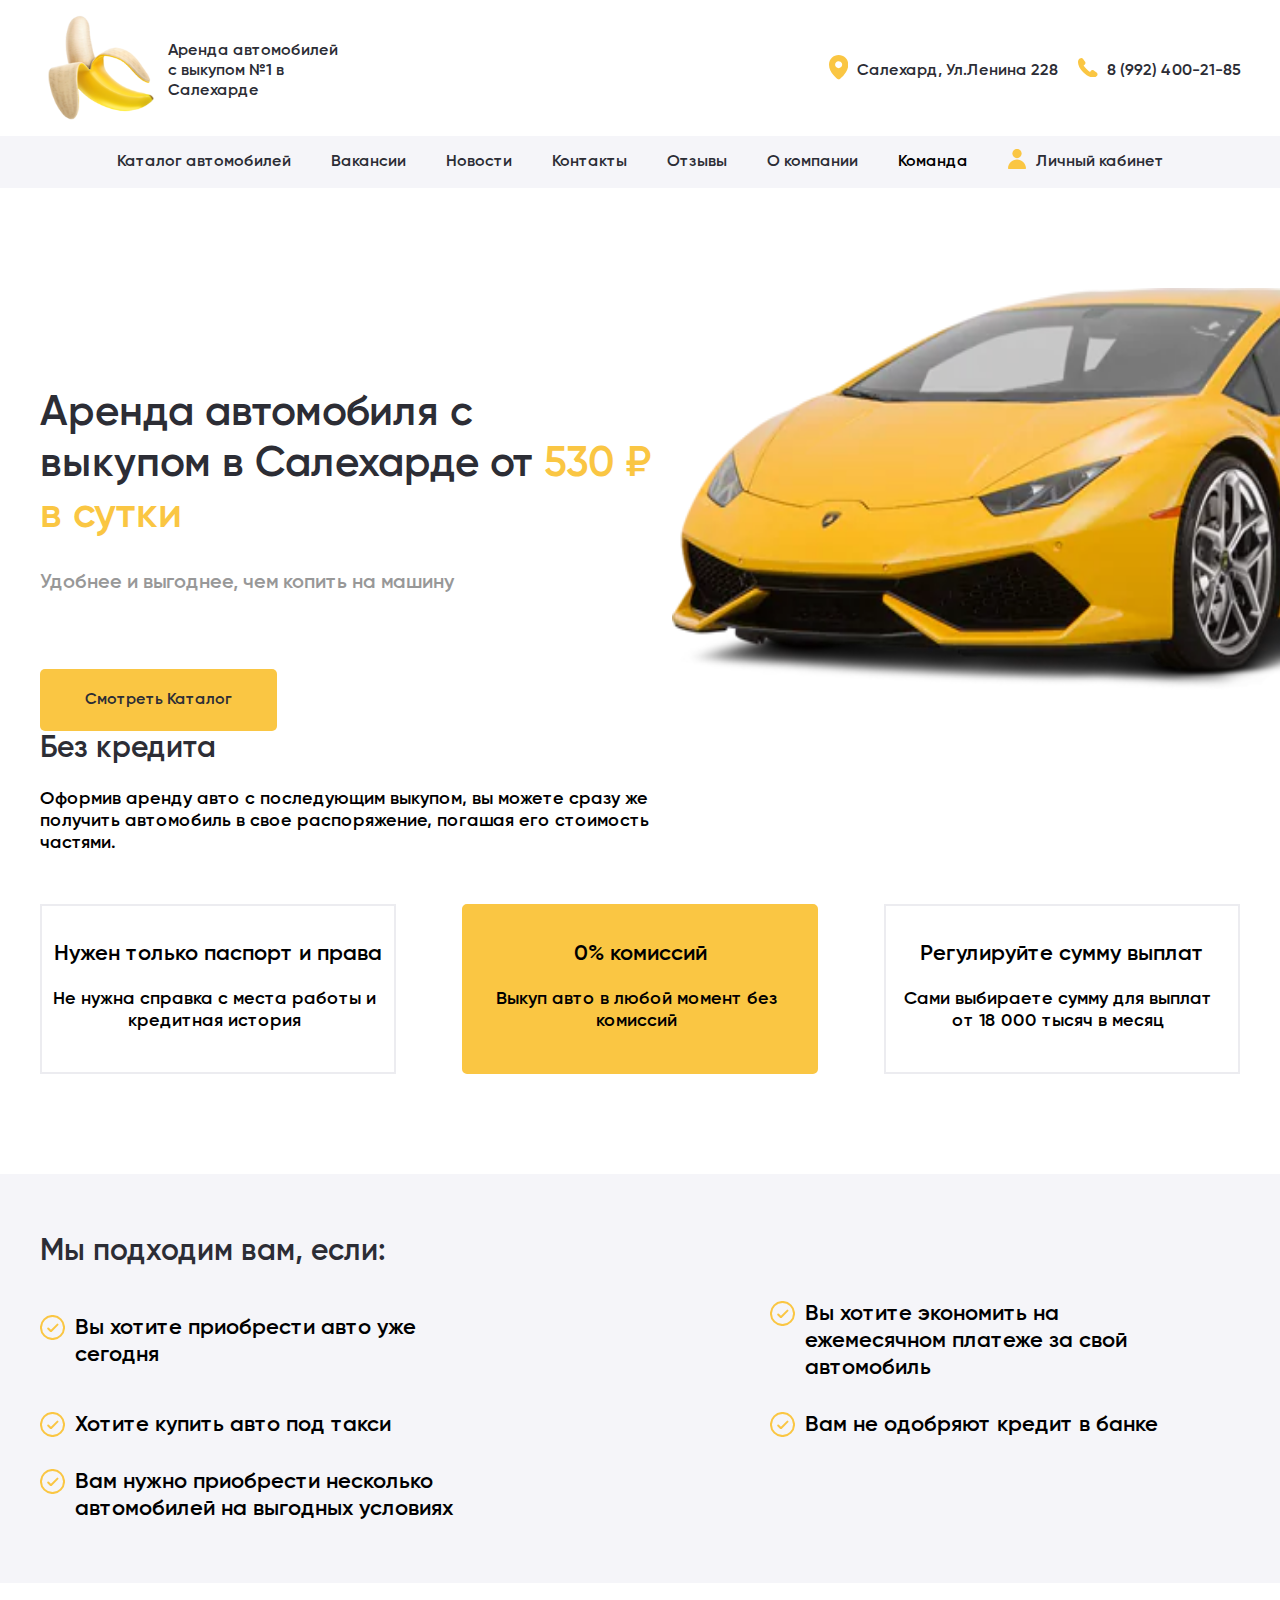
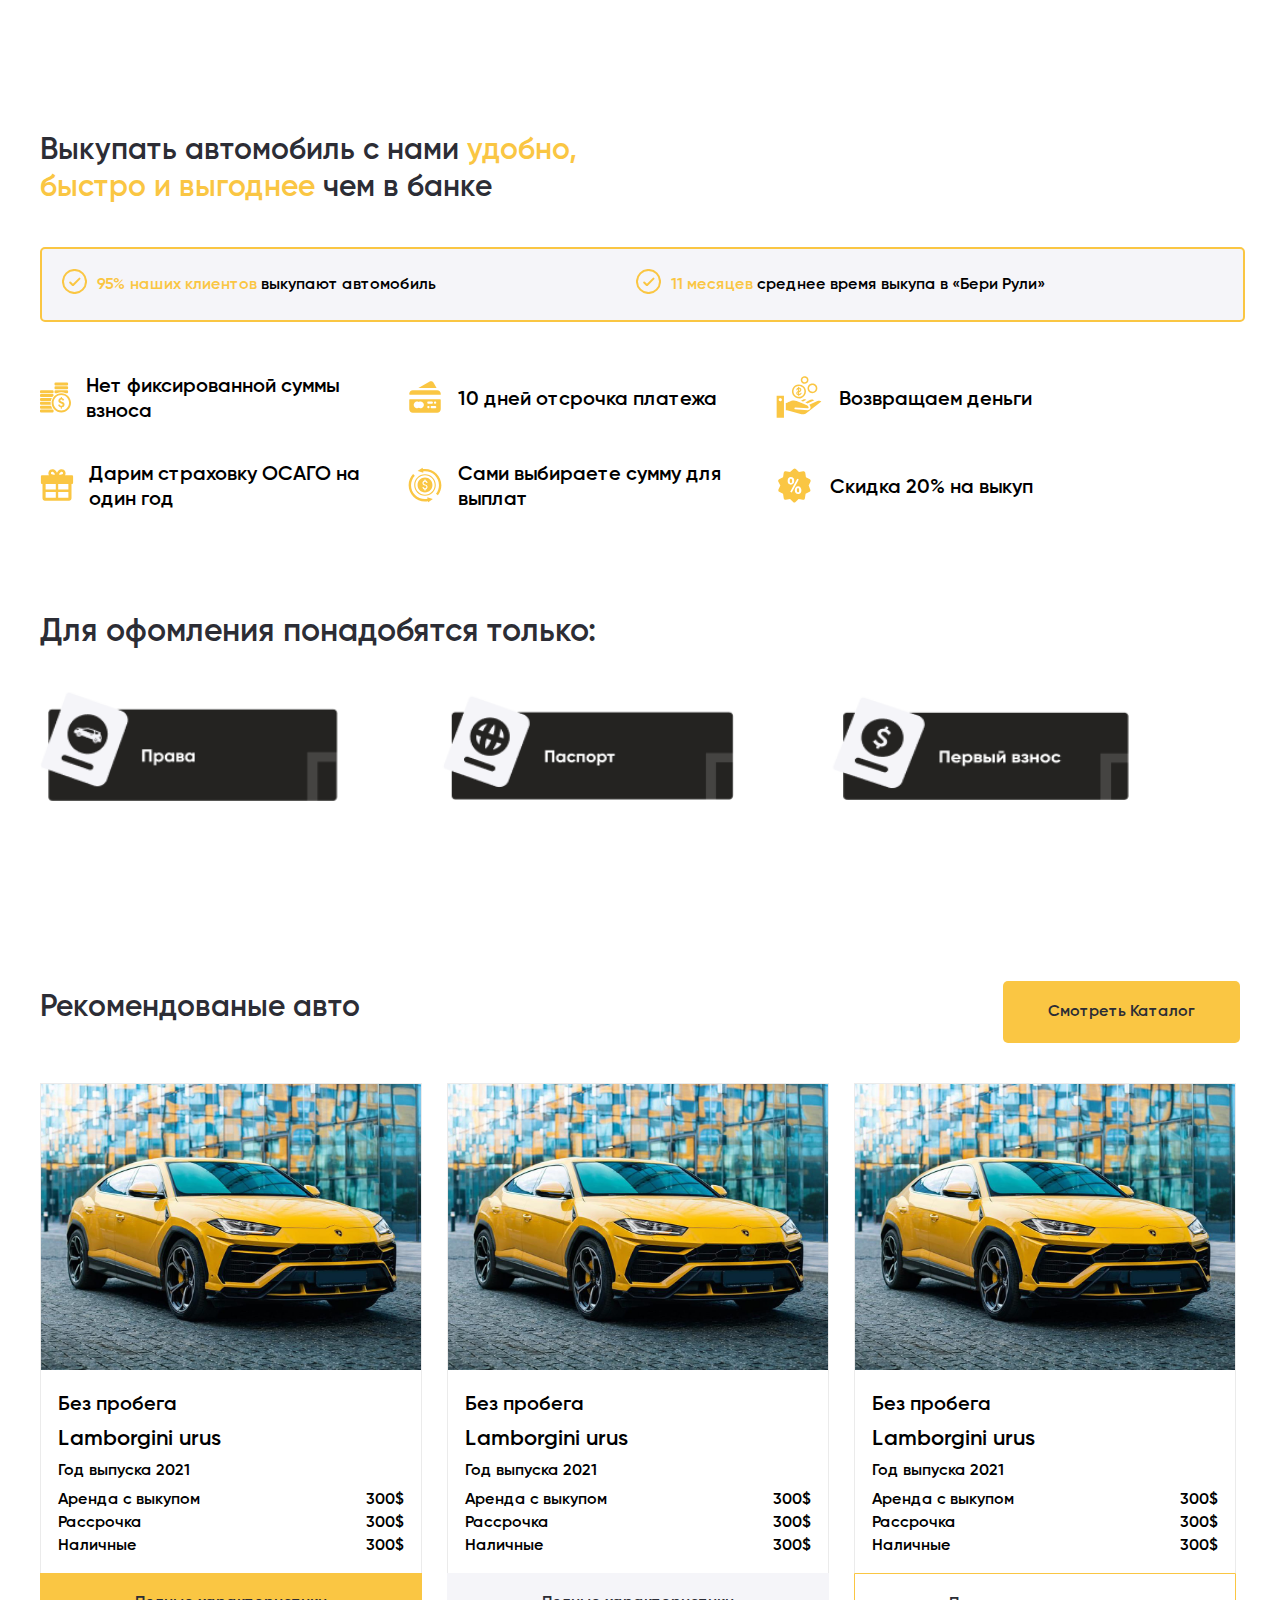
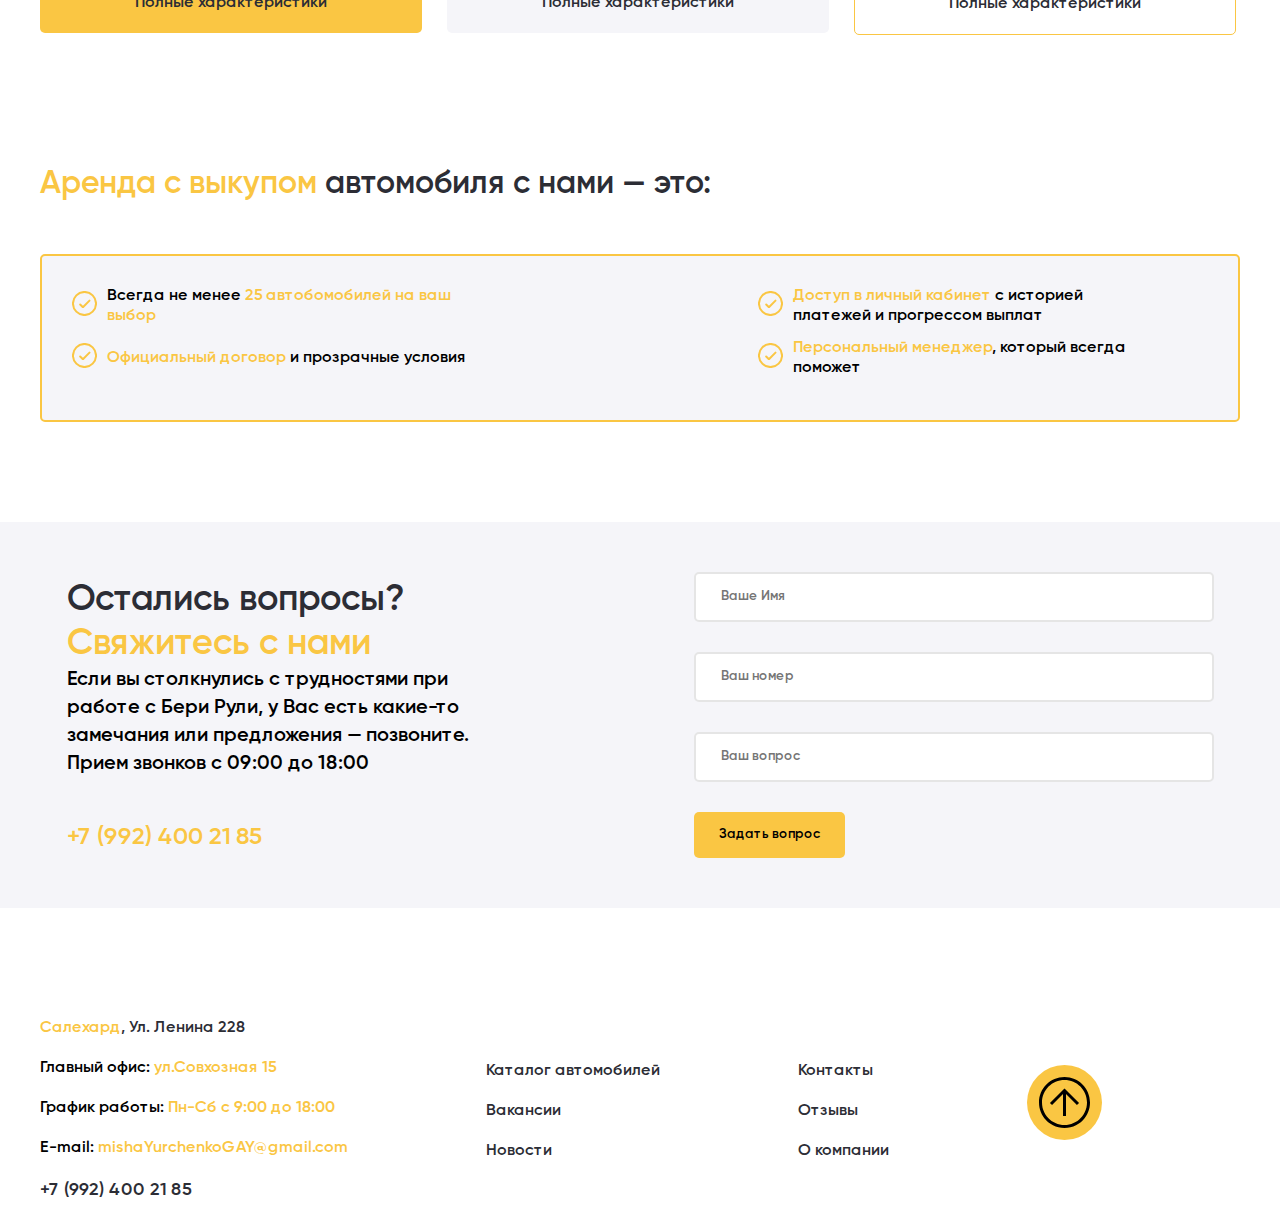
<file: index.html>
<!DOCTYPE html>
<html lang="ru">

<head>
    <meta charset="UTF-8">
    <meta name="viewport" content="width=device-width, initial-scale=1.0">
    <link rel="stylesheet" href="css/style.css">
    <link rel="shortcut icon" href="img/banana_1f34c.png" type="image/x-icon">
    <link rel="stylesheet" href="https://cdn.jsdelivr.net/npm/swiper@11/swiper-bundle.min.css" />
    <title>Проектик</title>

</head>

<body>
    <header id="header">
        <div class="container">
            <div class="header_wrapper">
                <div class="header_logo-img"><a href="index.html"><img src="img/banana_1f34c.png" alt="банан">
                        <div class="header_logo-text">Аренда автомобилей
                            с выкупом
                            №1 в Салехарде
                    </a>
                </div>
            </div>
            <div class="header_info-wrapper">
                <div class="header_address">
                    <div class="header_address-logo">
                        <a target="_blank"
                            href="https://yandex.ru/maps/58/salekhard/?ll=66.608997%2C66.531631&mode=poi&poi%5Bpoint%5D=66.601078%2C66.532670&poi%5Buri%5D=ymapsbm1%3A%2F%2Forg%3Foid%3D236696142479&z=15.85">
                            <svg width="19.267578" height="24.500000" viewBox="0 0 19.2676 24.5" fill="none"
                                xmlns="http://www.w3.org/2000/svg" xmlns:xlink="http://www.w3.org/1999/xlink">
                                <path id="Vector"
                                    d="M9.63379 0C7.07959 0.00305176 4.63086 1.01807 2.8252 2.82245C1.01904 4.62683 0.00292969 7.07324 0 9.625C0 17.8606 8.75781 24.0813 9.13086 24.3419C9.27832 24.4448 9.4541 24.5 9.63379 24.5C9.81396 24.5 9.98926 24.4448 10.1367 24.3419C10.5098 24.0813 19.2676 17.8606 19.2676 9.625C19.2646 7.07324 18.2485 4.62683 16.4429 2.82245C14.6367 1.01807 12.188 0.00305176 9.63379 0ZM9.63428 6.12531C10.3271 6.12531 11.0049 6.33057 11.5806 6.71515C12.1567 7.09973 12.606 7.64636 12.8711 8.28595C13.1362 8.92548 13.2056 9.62921 13.0703 10.3081C12.9351 10.9871 12.6016 11.6107 12.1118 12.1002C11.6216 12.5897 10.9976 12.923 10.3179 13.058C9.63818 13.1931 8.93408 13.1238 8.29395 12.8589C7.65381 12.594 7.10645 12.1454 6.72168 11.5698C6.33691 10.9943 6.13135 10.3176 6.13135 9.62531C6.13135 9.16571 6.22168 8.71057 6.39795 8.28589C6.57373 7.86127 6.83203 7.4754 7.15723 7.15039C7.48242 6.82538 7.86865 6.56763 8.29395 6.39172C8.71875 6.21582 9.17432 6.12531 9.63428 6.12531Z"
                                    fill="#FAC643" fill-opacity="1.000000" fill-rule="nonzero" />
                            </svg>
                        </a>
                    </div>
                    <div class="header_address-text"><a target="_blank"
                            href="https://yandex.ru/maps/58/salekhard/?ll=66.608997%2C66.531631&mode=poi&poi%5Bpoint%5D=66.601078%2C66.532670&poi%5Buri%5D=ymapsbm1%3A%2F%2Forg%3Foid%3D236696142479&z=15.85">
                            Салехард, Ул.Ленина 228</a></div>
                </div>
                <div class="header_number">
                    <div class="header_number-svg"><a href="tel:79924002185">
                            <svg width="19.540039" height="19.519775" viewBox="0 0 19.54 19.5198" fill="#FAC643"
                                xmlns="http://www.w3.org/2000/svg" xmlns:xlink="http://www.w3.org/1999/xlink">
                                <path id="Vector"
                                    d="M18.5928 14.4313L15.7559 12.4508C15.3848 12.1927 14.9512 12.0563 14.5017 12.0563C13.7864 12.0563 13.1152 12.4066 12.7063 12.9927L12.0479 13.9357C10.9441 13.1962 9.71216 12.1635 8.53857 10.9909C7.36475 9.81812 6.33105 8.58765 5.59131 7.48492L6.53442 6.82715C7.52466 6.13824 7.76831 4.77148 7.0769 3.77985L5.09497 0.945923C4.68042 0.353516 4.01172 0 3.30591 0C3.06152 0 2.82178 0.0429688 2.59302 0.127319C2.33398 0.223267 2.09253 0.340515 1.85571 0.489014L1.46387 0.764526C1.36597 0.84082 1.2749 0.92395 1.18774 1.01111C0.709717 1.48853 0.370361 2.09265 0.179443 2.80701C-0.637207 5.86542 1.38574 10.4895 5.21313 14.3134C8.42725 17.5245 12.2886 19.5196 15.29 19.5198C15.2903 19.5198 15.2905 19.5198 15.2908 19.5198C15.8044 19.5198 16.2886 19.46 16.7302 19.3425C17.4453 19.1515 18.0498 18.8125 18.5271 18.3354C18.6145 18.2485 18.698 18.1573 18.7869 18.0422L19.0632 17.6483C19.1985 17.4316 19.3159 17.1902 19.4121 16.9309C19.7461 16.0294 19.4094 15.0015 18.5928 14.4313Z"
                                    fill="#FAC643" fill-opacity="1.000000" fill-rule="nonzero" />
                            </svg>
                        </a>
                    </div>
                    <div class="header_number-tel">
                        <a href="tel:79924002185">8 (992) 400-21-85</a>
                    </div>
                </div>
            </div>
           <div class="header__hamburger header__hamburger_open"> <!-- элемент для открытия мобильной навигации -->
                <?xml version="1.0" encoding="utf-8"?><!-- Uploaded to: SVG Repo, www.svgrepo.com, Generator: SVG Repo Mixer Tools -->
                <svg class="hamburger hamburger--slider-r" width="800px" height="800px" viewBox="0 0 24 24" fill="none"
                    xmlns="http://www.w3.org/2000/svg">
                    <path fill-rule="evenodd" clip-rule="evenodd"
                        d="M4 5C3.44772 5 3 5.44772 3 6C3 6.55228 3.44772 7 4 7H20C20.5523 7 21 6.55228 21 6C21 5.44772 20.5523 5 20 5H4ZM7 12C7 11.4477 7.44772 11 8 11H20C20.5523 11 21 11.4477 21 12C21 12.5523 20.5523 13 20 13H8C7.44772 13 7 12.5523 7 12ZM13 18C13 17.4477 13.4477 17 14 17H20C20.5523 17 21 17.4477 21 18C21 18.5523 20.5523 19 20 19H14C13.4477 19 13 18.5523 13 18Z"
                        fill="#FAC643" />
                </svg>
                <span class="hamburger-box"><span class="hamburger-inner"></span></span></button>
            </div>
        </div>

        </div>

        <div class="burger">
            <span></span>
        </div>
        <nav class="header_nav">
            <ul class="menu">
                <li><a href="">Каталог автомобилей</a></li>
                <li><a href="">Вакансии</a></li>
                <li><a href="">Новости</a></li>
                <li><a href="">Контакты</a></li>
                <li><a href="">Отзывы</a></li>
                <li><a href="">О компании</a></li>
                <li><a href=""></a>Команда</li>
                <div class="menu_logo">
                    <div class="menu_logo-img">
                        <a href=""><svg width="18" height="22" viewBox="0 0 18 22" fill="none"
                                xmlns="http://www.w3.org/2000/svg">
                                <path
                                    d="M8.98449 11.4627C4.21094 11.4717 0.262037 15.251 0.0235561 20.0272C0.0172081 20.1627 0.0385071 20.2981 0.0861568 20.4252C0.133807 20.5522 0.20681 20.6682 0.300725 20.7662C0.394639 20.8641 0.5075 20.9419 0.632438 20.9948C0.757375 21.0477 0.891777 21.0747 1.02746 21.074H16.9806C17.1156 21.0736 17.2492 21.0459 17.3732 20.9925C17.4972 20.9391 17.6091 20.8611 17.7022 20.7633C17.7953 20.6655 17.8676 20.5498 17.9148 20.4233C17.9619 20.2968 17.983 20.162 17.9767 20.0272C17.7379 15.245 13.7797 11.4632 9.00012 11.4627H8.98449Z"
                                    fill="#FAC643" />
                                <path
                                    d="M9.00036 0.926025C6.46995 0.926025 4.407 2.99868 4.40698 5.53191C4.40698 8.06514 6.46993 10.1449 9.00036 10.1449C11.5308 10.1449 13.6009 8.06514 13.6009 5.53191C13.6009 2.99868 11.5308 0.926025 9.00036 0.926025Z"
                                    fill="#FAC643" />
                            </svg></a>
                    </div>
                    <div class="menu_logo-text">
                        <li><a href="personal-kabinet.html">Личный кабинет</a></li>
                    </div>

                </div>

            </ul>

        </nav>


    </header>
    <div class="overlay"></div> <!-- блок затемнения области контента -->

   <div class="mobile">
        <!-- мобильная навигация -->
        <div class="mobile__hamburger mobile__hamburger_close">

            <!-- элемент для закрытия мобильной навигации -->
            <?xml version="1.0" ?><svg viewBox="0 0 32 32" xmlns="http://www.w3.org/2000/svg"
                class="hamburger hamburger--slider-r is-active">
                <defs>
                    <style>
                        .cls-1 {
                            fill: none;
                            stroke: #000;
                            stroke-linecap: round;
                            stroke-linejoin: round;
                            stroke-width: 2px;
                        }
                    </style>
                </defs>
                <title />
                <g id="cross">
                    <line class="cls-1" x1="7" x2="25" y1="7" y2="25" />
                    <line class="cls-1" x1="7" x2="25" y1="25" y2="7" />
                </g>
            </svg>

            <span class="hamburger-box"><span class="hamburger-inner">
        </div>
        <div class="mobile__nav">
            <ul>
                <li><a href="">Каталог автомобилей</a></li>
                <li><a href="">Вакансии</a></li>
                <li><a href="">Новости</a></li>
                <li><a href="">Контакты</a></li>
                <li><a href="">Отзывы</a></li>
                <li><a href="">О компании</a></li>
                <li><a href="">Команда</a></li>
                <div class="menu_logo">
                    <div class="menu_logo-img">
                        <a href="personal-kabinet.html"><svg width="18" height="22" viewBox="0 0 18 22" fill="none"
                                xmlns="http://www.w3.org/2000/svg">
                                <path
                                    d="M8.98449 11.4627C4.21094 11.4717 0.262037 15.251 0.0235561 20.0272C0.0172081 20.1627 0.0385071 20.2981 0.0861568 20.4252C0.133807 20.5522 0.20681 20.6682 0.300725 20.7662C0.394639 20.8641 0.5075 20.9419 0.632438 20.9948C0.757375 21.0477 0.891777 21.0747 1.02746 21.074H16.9806C17.1156 21.0736 17.2492 21.0459 17.3732 20.9925C17.4972 20.9391 17.6091 20.8611 17.7022 20.7633C17.7953 20.6655 17.8676 20.5498 17.9148 20.4233C17.9619 20.2968 17.983 20.162 17.9767 20.0272C17.7379 15.245 13.7797 11.4632 9.00012 11.4627H8.98449Z"
                                    fill="black" />
                                <path
                                    d="M9.00036 0.926025C6.46995 0.926025 4.407 2.99868 4.40698 5.53191C4.40698 8.06514 6.46993 10.1449 9.00036 10.1449C11.5308 10.1449 13.6009 8.06514 13.6009 5.53191C13.6009 2.99868 11.5308 0.926025 9.00036 0.926025Z"
                                    fill="black" />
                            </svg></a>
                    </div>
                    <div class="menu_logo-text">
                        <li><a href="personal-kabinet.html">Личный кабинет</a></li>
                    </div>

                </div>
            </ul>
        </div>
    </div>
    <section class="main" id="main">
        <div class="container">
            <div class="main_wrapper">
                <div class="main_text">
                    <h1 class="main_text-h1">Аренда автомобиля
                        с выкупом в Салехарде от <span style="color: #FAC643;">530 ₽ в сутки</span></h1>
                    <p class="main_text-p">Удобнее и выгоднее, чем копить на машину</p>

                    <a href="" class="main_text-button">Смотреть Каталог</a>
                </div>
                <div class="main_img-car"><img src="img/Sports-Yellow-Lamborghini-PNG-Photos.png" alt="">
                    <a href="" class="main_text-button mob">Смотреть Каталог</a>
                </div>
            </div>
        </div>
    </section>
    <section class="credit" id="credit">
        <div class="container">
            <div class="credit_text">
                <h1 class="credit_h1">Без кредита</h1>
                <p class="credit_p">Оформив аренду авто с последующим выкупом, вы можете сразу же получить автомобиль в
                    свое
                    распоряжение, погашая его стоимость частями.</p>
            </div>
            <div class="credit_facts">
                <div class="credit_facts_column">
                    <h4 class="credits_facts_column-main-text">Нужен только паспорт и права</h4>
                    <p class="credits_facts_column-main-p">Не нужна справка с места работы и кредитная история</p>
                </div>
                <div class="credit_facts_column color_facts">
                    <h4 class="credits_facts_column-main-text">0% комиссий</h4>
                    <p class="credits_facts_column-main-p">Выкуп авто в любой момент без комиссий</p>
                </div>
                <div class="credit_facts_column">
                    <h4 class="credits_facts_column-main-text">Регулируйте сумму выплат</h4>
                    <p class="credits_facts_column-main-p">Сами выбираете сумму для выплат от 18 000 тысяч в месяц</p>
                </div>
            </div>
        </div>
    </section>
    <section class="facts" id="facts">
        <div class="facts_color">
            <div class="container">
                <h1 class="facts_main_text">
                    Мы подходим вам, если:
                </h1>
                <div class="facts_wrapper">
                    <div class="facts_column">
                        <div class="facts_icon">
                            <svg width="25" height="25" viewBox="0 0 25 25" fill="none"
                                xmlns="http://www.w3.org/2000/svg">
                                <g clip-path="url(#clip0_202_373)">
                                    <path d="M8.17285 13.4614L10.6729 15.9614" stroke="#FAC643" stroke-width="2"
                                        stroke-miterlimit="10" stroke-linecap="round" />
                                    <path d="M17.5 9.61536L11.1538 15.9615" stroke="#FAC643" stroke-width="2"
                                        stroke-miterlimit="10" stroke-linecap="round" />
                                    <path
                                        d="M12.4999 24.0383C18.8724 24.0383 24.0383 18.8724 24.0383 12.4999C24.0383 6.12737 18.8724 0.961426 12.4999 0.961426C6.12737 0.961426 0.961426 6.12737 0.961426 12.4999C0.961426 18.8724 6.12737 24.0383 12.4999 24.0383Z"
                                        stroke="#FAC643" stroke-width="2" stroke-miterlimit="10"
                                        stroke-linecap="round" />
                                </g>
                                <defs>
                                    <clipPath id="clip0_202_373">
                                        <rect width="25" height="25" fill="white" />
                                    </clipPath>
                                </defs>
                            </svg>
                        </div>
                        <div class="facts_text">
                            <p>Вы хотите приобрести авто уже сегодня</p>
                        </div>
                    </div>
                    <div class="facts_column">
                        <div class="facts_icon">
                            <svg width="25" height="25" viewBox="0 0 25 25" fill="none"
                                xmlns="http://www.w3.org/2000/svg">
                                <g clip-path="url(#clip0_202_373)">
                                    <path d="M8.17285 13.4614L10.6729 15.9614" stroke="#FAC643" stroke-width="2"
                                        stroke-miterlimit="10" stroke-linecap="round" />
                                    <path d="M17.5 9.61536L11.1538 15.9615" stroke="#FAC643" stroke-width="2"
                                        stroke-miterlimit="10" stroke-linecap="round" />
                                    <path
                                        d="M12.4999 24.0383C18.8724 24.0383 24.0383 18.8724 24.0383 12.4999C24.0383 6.12737 18.8724 0.961426 12.4999 0.961426C6.12737 0.961426 0.961426 6.12737 0.961426 12.4999C0.961426 18.8724 6.12737 24.0383 12.4999 24.0383Z"
                                        stroke="#FAC643" stroke-width="2" stroke-miterlimit="10"
                                        stroke-linecap="round" />
                                </g>
                                <defs>
                                    <clipPath id="clip0_202_373">
                                        <rect width="25" height="25" fill="white" />
                                    </clipPath>
                                </defs>
                            </svg>
                        </div>
                        <div class="facts_text">
                            <p>Вы хотите экономить на ежемесячном платеже за свой автомобиль</p>
                        </div>
                    </div>
                    <div class="facts_column">
                        <div class="facts_icon">
                            <svg width="25" height="25" viewBox="0 0 25 25" fill="none"
                                xmlns="http://www.w3.org/2000/svg">
                                <g clip-path="url(#clip0_202_373)">
                                    <path d="M8.17285 13.4614L10.6729 15.9614" stroke="#FAC643" stroke-width="2"
                                        stroke-miterlimit="10" stroke-linecap="round" />
                                    <path d="M17.5 9.61536L11.1538 15.9615" stroke="#FAC643" stroke-width="2"
                                        stroke-miterlimit="10" stroke-linecap="round" />
                                    <path
                                        d="M12.4999 24.0383C18.8724 24.0383 24.0383 18.8724 24.0383 12.4999C24.0383 6.12737 18.8724 0.961426 12.4999 0.961426C6.12737 0.961426 0.961426 6.12737 0.961426 12.4999C0.961426 18.8724 6.12737 24.0383 12.4999 24.0383Z"
                                        stroke="#FAC643" stroke-width="2" stroke-miterlimit="10"
                                        stroke-linecap="round" />
                                </g>
                                <defs>
                                    <clipPath id="clip0_202_373">
                                        <rect width="25" height="25" fill="white" />
                                    </clipPath>
                                </defs>
                            </svg>
                        </div>
                        <div class="facts_text">
                            <p>Хотите купить авто под такси</p>
                        </div>
                    </div>
                    <div class="facts_column">
                        <div class="facts_icon">
                            <svg width="25" height="25" viewBox="0 0 25 25" fill="none"
                                xmlns="http://www.w3.org/2000/svg">
                                <g clip-path="url(#clip0_202_373)">
                                    <path d="M8.17285 13.4614L10.6729 15.9614" stroke="#FAC643" stroke-width="2"
                                        stroke-miterlimit="10" stroke-linecap="round" />
                                    <path d="M17.5 9.61536L11.1538 15.9615" stroke="#FAC643" stroke-width="2"
                                        stroke-miterlimit="10" stroke-linecap="round" />
                                    <path
                                        d="M12.4999 24.0383C18.8724 24.0383 24.0383 18.8724 24.0383 12.4999C24.0383 6.12737 18.8724 0.961426 12.4999 0.961426C6.12737 0.961426 0.961426 6.12737 0.961426 12.4999C0.961426 18.8724 6.12737 24.0383 12.4999 24.0383Z"
                                        stroke="#FAC643" stroke-width="2" stroke-miterlimit="10"
                                        stroke-linecap="round" />
                                </g>
                                <defs>
                                    <clipPath id="clip0_202_373">
                                        <rect width="25" height="25" fill="white" />
                                    </clipPath>
                                </defs>
                            </svg>
                        </div>
                        <div class="facts_text">
                            <p>Вам не одобряют кредит в банке
                            </p>
                        </div>
                    </div>
                    <div class="facts_column">
                        <div class="facts_icon">
                            <svg width="25" height="25" viewBox="0 0 25 25" fill="none"
                                xmlns="http://www.w3.org/2000/svg">
                                <g clip-path="url(#clip0_202_373)">
                                    <path d="M8.17285 13.4614L10.6729 15.9614" stroke="#FAC643" stroke-width="2"
                                        stroke-miterlimit="10" stroke-linecap="round" />
                                    <path d="M17.5 9.61536L11.1538 15.9615" stroke="#FAC643" stroke-width="2"
                                        stroke-miterlimit="10" stroke-linecap="round" />
                                    <path
                                        d="M12.4999 24.0383C18.8724 24.0383 24.0383 18.8724 24.0383 12.4999C24.0383 6.12737 18.8724 0.961426 12.4999 0.961426C6.12737 0.961426 0.961426 6.12737 0.961426 12.4999C0.961426 18.8724 6.12737 24.0383 12.4999 24.0383Z"
                                        stroke="#FAC643" stroke-width="2" stroke-miterlimit="10"
                                        stroke-linecap="round" />
                                </g>
                                <defs>
                                    <clipPath id="clip0_202_373">
                                        <rect width="25" height="25" fill="white" />
                                    </clipPath>
                                </defs>
                            </svg>
                        </div>
                        <div class="facts_text">
                            <p>Вам нужно приобрести несколько автомобилей на выгодных условиях
                            </p>
                        </div>
                    </div>
                </div>
            </div>
        </div>
    </section>
    <section class="buycar" id="buycar">
        <div class="container">
            <h1 class="buycar_main-text">Выкупать автомобиль с нами <span style="color: #FAC643;">удобно, быстро и
                    выгоднее</span> чем в банке</h1>
            <div class="buycar_facts-wrapper">
                <div class="buycar_facts_column">
                    <div class="facts_icon">
                        <svg width="25" height="25" viewBox="0 0 25 25" fill="none" xmlns="http://www.w3.org/2000/svg">
                            <g clip-path="url(#clip0_202_373)">
                                <path d="M8.17285 13.4614L10.6729 15.9614" stroke="#FAC643" stroke-width="2"
                                    stroke-miterlimit="10" stroke-linecap="round" />
                                <path d="M17.5 9.61536L11.1538 15.9615" stroke="#FAC643" stroke-width="2"
                                    stroke-miterlimit="10" stroke-linecap="round" />
                                <path
                                    d="M12.4999 24.0383C18.8724 24.0383 24.0383 18.8724 24.0383 12.4999C24.0383 6.12737 18.8724 0.961426 12.4999 0.961426C6.12737 0.961426 0.961426 6.12737 0.961426 12.4999C0.961426 18.8724 6.12737 24.0383 12.4999 24.0383Z"
                                    stroke="#FAC643" stroke-width="2" stroke-miterlimit="10" stroke-linecap="round" />
                            </g>
                            <defs>
                                <clipPath id="clip0_202_373">
                                    <rect width="25" height="25" fill="white" />
                                </clipPath>
                            </defs>
                        </svg>
                    </div>
                    <p class="buycar_facts"><span style="color: #FAC643;">95% наших клиентов</span> выкупают автомобиль
                    </p>
                </div>
                <div class="buycar_facts_column">
                    <div class="facts_icon">
                        <svg width="25" height="25" viewBox="0 0 25 25" fill="none" xmlns="http://www.w3.org/2000/svg">
                            <g clip-path="url(#clip0_202_373)">
                                <path d="M8.17285 13.4614L10.6729 15.9614" stroke="#FAC643" stroke-width="2"
                                    stroke-miterlimit="10" stroke-linecap="round" />
                                <path d="M17.5 9.61536L11.1538 15.9615" stroke="#FAC643" stroke-width="2"
                                    stroke-miterlimit="10" stroke-linecap="round" />
                                <path
                                    d="M12.4999 24.0383C18.8724 24.0383 24.0383 18.8724 24.0383 12.4999C24.0383 6.12737 18.8724 0.961426 12.4999 0.961426C6.12737 0.961426 0.961426 6.12737 0.961426 12.4999C0.961426 18.8724 6.12737 24.0383 12.4999 24.0383Z"
                                    stroke="#FAC643" stroke-width="2" stroke-miterlimit="10" stroke-linecap="round" />
                            </g>
                            <defs>
                                <clipPath id="clip0_202_373">
                                    <rect width="25" height="25" fill="white" />
                                </clipPath>
                            </defs>
                        </svg>
                    </div>
                    <p class="buycar_facts"><span style="color: #FAC643;">11 месяцев</span> среднее время выкупа в «Бери
                        Рули»</p>
                </div>
            </div>
            <div class="buycar_facts_numbers-wrapper">
                <div class="buycar_facts_numbers-column">
                    <div class="buycar_facts_numbers-icon">
                        <svg width="31" height="31" viewBox="0 0 31 31" fill="none" xmlns="http://www.w3.org/2000/svg">
                            <path
                                d="M24.2036 21.1857C24.4251 21.5606 24.5367 21.9977 24.5367 22.4987C24.5367 23.2673 24.3077 23.9067 23.85 24.4195C23.3916 24.9324 22.7318 25.235 21.8668 25.3257V26.6407H20.7656V25.3314C19.326 25.1835 18.4348 24.3453 18.0904 22.8204L19.7929 22.3761C19.9501 23.3354 20.4725 23.8157 21.3596 23.8157C21.774 23.8157 22.0805 23.7137 22.2755 23.5071C22.4706 23.3013 22.569 23.055 22.569 22.7637C22.569 22.4625 22.4706 22.2339 22.2755 22.0806C22.0805 21.9255 21.6455 21.7291 20.9719 21.4906C20.3666 21.2806 19.8934 21.0739 19.5526 20.8662C19.2123 20.6617 18.936 20.3759 18.7242 20.0069C18.5101 19.6362 18.4043 19.2047 18.4043 18.7145C18.4043 18.0711 18.5954 17.4905 18.9738 16.9755C19.3542 16.4612 19.95 16.1471 20.7656 16.0318V15.0158H21.8667V16.0318C23.0967 16.1795 23.8952 16.8757 24.2587 18.1205L22.7389 18.7428C22.4439 17.8897 21.9877 17.4621 21.3672 17.4621C21.0568 17.4621 20.8072 17.5566 20.6197 17.7478C20.4307 17.9389 20.3362 18.1698 20.3362 18.4423C20.3362 18.7186 20.4268 18.9304 20.6084 19.0798C20.7904 19.2274 21.1779 19.4111 21.774 19.6284C22.427 19.8669 22.9417 20.0939 23.3123 20.3059C23.6851 20.5181 23.9802 20.813 24.2036 21.1857ZM31 20.828C31 26.1791 26.6635 30.5158 21.3127 30.5158C15.9616 30.5158 11.6251 26.1791 11.6251 20.828C11.6251 15.4773 15.9616 11.1405 21.3127 11.1405C26.6635 11.1405 31 15.4773 31 20.828ZM29.0627 20.828C29.0627 16.5539 25.5869 13.0781 21.3127 13.0781C17.0387 13.0781 13.5626 16.5539 13.5626 20.828C13.5626 25.1023 17.0386 28.5782 21.3127 28.5782C25.5868 28.5782 29.0627 25.1023 29.0627 20.828ZM15.5 3.39059H27.1251C27.6606 3.39059 28.0936 3.06501 28.0936 2.66391V1.21074C28.0936 0.809702 27.6606 0.484375 27.1251 0.484375H15.5C14.9645 0.484375 14.5312 0.809702 14.5312 1.21074V2.66391C14.5313 3.06501 14.9645 3.39059 15.5 3.39059ZM15.5 7.26557H27.1251C27.6606 7.26557 28.0936 6.94012 28.0936 6.53902V5.08591C28.0936 4.68474 27.6606 4.35923 27.1251 4.35923H15.5C14.9645 4.35923 14.5312 4.68468 14.5312 5.08591V6.53908C14.5313 6.94012 14.9645 7.26557 15.5 7.26557ZM0.968632 26.6407H12.3931C11.8142 25.7551 11.3658 24.7767 11.0688 23.7343H0.968632C0.433236 23.7342 0 24.0596 0 24.4612V25.9139C0 26.315 0.433236 26.6407 0.968632 26.6407ZM12.5937 27.6094H0.968632C0.433236 27.6094 0 27.9347 0 28.3358V29.7891C0 30.1901 0.433236 30.5158 0.968632 30.5158H12.5937C13.1292 30.5158 13.5626 30.1901 13.5626 29.7891V28.3358C13.5626 27.9347 13.1293 27.6094 12.5937 27.6094ZM0.968632 22.7658H10.8418C10.7245 22.1357 10.6565 21.4905 10.6565 20.828C10.6565 20.5008 10.6753 20.1791 10.7056 19.8595H0.968632C0.433236 19.8595 0 20.1848 0 20.5861V22.0388C0 22.4405 0.433236 22.7658 0.968632 22.7658ZM15.5 11.1405H16.9C18.2454 10.5238 19.7362 10.1718 21.3127 10.1718C22.8864 10.1718 24.3797 10.5238 25.7249 11.1405H27.1251C27.6606 11.1405 28.0936 10.8151 28.0936 10.4141V8.96089C28.0936 8.55985 27.6606 8.2342 27.1251 8.2342H15.5C14.9645 8.2342 14.5312 8.55985 14.5312 8.96089V10.4141C14.5313 10.8151 14.9645 11.1405 15.5 11.1405ZM0.968632 11.1405H12.5937C13.1292 11.1405 13.5626 10.8151 13.5626 10.4141V8.96089C13.5626 8.55985 13.1292 8.2342 12.5937 8.2342H0.968632C0.433236 8.2342 0 8.55985 0 8.96089V10.4141C0 10.8151 0.433236 11.1405 0.968632 11.1405ZM0.968632 18.8907H10.8418C11.0309 17.8614 11.3697 16.8869 11.8334 15.9844H0.968632C0.433236 15.9844 0 16.3096 0 16.7107V18.1643C0 18.5654 0.433236 18.8907 0.968632 18.8907ZM0.968632 15.0157H12.3931C12.7376 14.4859 13.1311 13.9939 13.5626 13.536V12.8359C13.5626 12.4348 13.1294 12.1095 12.594 12.1095H0.968632C0.433236 12.1095 0 12.4348 0 12.8359V14.289C0 14.6901 0.433236 15.0157 0.968632 15.0157Z"
                                fill="#FAC643" />
                        </svg>

                    </div>
                    <h3 class="buycar_facts_numbers-text">
                        Нет фиксированной суммы взноса
                    </h3>

                </div>


                <div class="buycar_facts_numbers-column">
                    <div class="buycar_facts_numbers-icon">
                        <svg width="36" height="36" viewBox="0 0 36 36" fill="none" xmlns="http://www.w3.org/2000/svg">
                            <path
                                d="M30.1894 11.25H5.81063C4.86629 11.25 3.96063 11.6251 3.29288 12.2929C2.62514 12.9606 2.25 13.8663 2.25 14.8106V15.1875C2.25 15.3367 2.30926 15.4798 2.41475 15.5852C2.52024 15.6907 2.66332 15.75 2.8125 15.75H33.75V14.8106C33.75 13.8663 33.3749 12.9606 32.7071 12.2929C32.0394 11.6251 31.1337 11.25 30.1894 11.25Z"
                                fill="#FAC643" />
                            <path
                                d="M33.0581 20.25H2.94187C2.75838 20.25 2.5824 20.3229 2.45265 20.4526C2.32289 20.5824 2.25 20.7584 2.25 20.9419V30.1894C2.25 31.1337 2.62514 32.0394 3.29288 32.7071C3.96063 33.3749 4.86629 33.75 5.81063 33.75H30.1894C31.1337 33.75 32.0394 33.3749 32.7071 32.7071C33.3749 32.0394 33.75 31.1337 33.75 30.1894V20.9419C33.75 20.7584 33.6771 20.5824 33.5474 20.4526C33.4176 20.3229 33.2416 20.25 33.0581 20.25ZM21.375 22.5H24.6881C24.9646 22.4892 25.236 22.5773 25.4535 22.7484C25.671 22.9195 25.8204 23.1625 25.875 23.4337C25.9031 23.5967 25.895 23.7638 25.8512 23.9232C25.8074 24.0826 25.729 24.2304 25.6216 24.3561C25.5142 24.4817 25.3804 24.5822 25.2297 24.6503C25.0791 24.7184 24.9153 24.7524 24.75 24.75H21.4369C21.1604 24.7608 20.889 24.6727 20.6715 24.5016C20.454 24.3305 20.3046 24.0875 20.25 23.8163C20.2219 23.6533 20.23 23.4862 20.2738 23.3268C20.3176 23.1674 20.396 23.0196 20.5034 22.8939C20.6108 22.7683 20.7446 22.6678 20.8953 22.5997C21.0459 22.5316 21.2097 22.4976 21.375 22.5ZM16.8019 26.595C16.6877 27.1137 16.4527 27.5981 16.116 28.0088C15.7793 28.4196 15.3504 28.7451 14.8642 28.9588C14.3781 29.1726 13.8483 29.2686 13.318 29.2391C12.7877 29.2095 12.2719 29.0552 11.8125 28.7887C11.3491 29.0564 10.8287 29.2099 10.2942 29.2368C9.75975 29.2637 9.22656 29.163 8.73865 28.9433C8.25073 28.7235 7.82206 28.3908 7.48803 27.9727C7.154 27.5547 6.92416 27.0631 6.8175 26.5388C6.71929 26.0491 6.73096 25.5438 6.85165 25.0593C6.97234 24.5747 7.19906 24.123 7.51545 23.7366C7.83185 23.3503 8.23003 23.039 8.68129 22.8251C9.13255 22.6113 9.62564 22.5002 10.125 22.5C10.7185 22.5012 11.3009 22.6604 11.8125 22.9612C12.3787 22.6332 13.0282 22.4768 13.6817 22.5112C14.3352 22.5456 14.9646 22.7692 15.4933 23.1549C16.022 23.5405 16.4272 24.0716 16.6595 24.6833C16.8918 25.2951 16.9413 25.9612 16.8019 26.6006V26.595ZM22.1737 28.9181C22.0691 29.0234 21.9446 29.1069 21.8075 29.1639C21.6705 29.2209 21.5235 29.2501 21.375 29.25C21.1532 29.2491 20.9366 29.1826 20.7525 29.0589C20.5683 28.9352 20.4249 28.7599 20.3401 28.5549C20.2553 28.3499 20.2331 28.1244 20.2761 27.9068C20.3191 27.6892 20.4255 27.4892 20.5819 27.3319C20.797 27.1285 21.0818 27.0153 21.3778 27.0153C21.6738 27.0153 21.9586 27.1285 22.1737 27.3319C22.3833 27.5427 22.5009 27.8278 22.5009 28.125C22.5009 28.4222 22.3833 28.7073 22.1737 28.9181ZM28.125 29.25H24.8119C24.5354 29.2608 24.264 29.1727 24.0465 29.0016C23.829 28.8305 23.6796 28.5875 23.625 28.3162C23.5969 28.1533 23.605 27.9862 23.6488 27.8268C23.6926 27.6674 23.771 27.5196 23.8784 27.3939C23.9858 27.2683 24.1196 27.1678 24.2703 27.0997C24.4209 27.0316 24.5847 26.9976 24.75 27H28.0631C28.3396 26.9892 28.611 27.0773 28.8285 27.2484C29.046 27.4195 29.1954 27.6625 29.25 27.9338C29.2781 28.0967 29.27 28.2638 29.2262 28.4232C29.1824 28.5826 29.104 28.7304 28.9966 28.8561C28.8892 28.9817 28.7554 29.0822 28.6047 29.1503C28.4541 29.2184 28.2903 29.2524 28.125 29.25ZM28.9181 24.4181C28.8685 24.4724 28.8117 24.5197 28.7494 24.5588C28.6901 24.6019 28.6259 24.6378 28.5581 24.6656C28.4895 24.6945 28.4178 24.7153 28.3444 24.7275C28.2724 24.7437 28.1988 24.7512 28.125 24.75C27.8266 24.75 27.5405 24.6315 27.3295 24.4205C27.1185 24.2095 27 23.9234 27 23.625C26.9917 23.5521 26.9917 23.4785 27 23.4056C27.0144 23.3346 27.0351 23.2649 27.0619 23.1975C27.0907 23.1284 27.1265 23.0624 27.1687 23.0006C27.2077 22.9382 27.255 22.8814 27.3094 22.8319C27.359 22.7776 27.4158 22.7302 27.4781 22.6913C27.54 22.6492 27.606 22.6134 27.675 22.5844C27.7416 22.5553 27.8115 22.5345 27.8831 22.5225C28.028 22.4937 28.177 22.4937 28.3219 22.5225C28.3952 22.5352 28.4669 22.556 28.5356 22.5844C28.6023 22.6146 28.6662 22.6503 28.7269 22.6913C28.7892 22.7302 28.846 22.7776 28.8956 22.8319C29.0043 22.934 29.0916 23.0567 29.1525 23.1929C29.2133 23.329 29.2464 23.4759 29.25 23.625C29.2487 23.9229 29.1294 24.2081 28.9181 24.4181Z"
                                fill="#FAC643" />
                            <path
                                d="M22.3198 2.66617L11.3511 8.99992H29.5761L26.578 3.80804C26.1639 3.09288 25.4831 2.57108 24.6849 2.35703C23.8867 2.14299 23.0362 2.25415 22.3198 2.66617Z"
                                fill="#FAC643" />
                        </svg>

                    </div>
                    <h3 class="buycar_facts_numbers-text">
                        10 дней отсрочка платежа
                    </h3>
                </div>
                <div class="buycar_facts_numbers-column">
                    <div class="buycar_facts_numbers-icon">
                        <svg width="50" height="50" viewBox="0 0 50 50" fill="none" xmlns="http://www.w3.org/2000/svg">
                            <path
                                d="M9.9502 23.7227V45.8701H2.64745V23.7227H9.9502ZM6.29394 29.3037C6.60916 29.3037 6.91729 29.2102 7.17938 29.0351C7.44147 28.86 7.64575 28.6111 7.76638 28.3199C7.887 28.0286 7.91856 27.7082 7.85707 27.399C7.79557 27.0899 7.64378 26.8059 7.42089 26.583C7.198 26.3601 6.91402 26.2083 6.60487 26.1468C6.29571 26.0853 5.97526 26.1169 5.68404 26.2375C5.39282 26.3582 5.14391 26.5624 4.96878 26.8245C4.79366 27.0866 4.70019 27.3947 4.70019 27.71C4.70019 28.1327 4.8681 28.538 5.16699 28.8369C5.46587 29.1358 5.87125 29.3037 6.29394 29.3037Z"
                                fill="#FAC643" />
                            <path
                                d="M31.9619 19.4082C31.9619 20.7963 31.5503 22.1533 30.7791 23.3075C30.0079 24.4617 28.9117 25.3613 27.6292 25.8925C26.3468 26.4237 24.9356 26.5627 23.5741 26.2919C22.2126 26.0211 20.962 25.3526 19.9805 24.3711C18.9989 23.3895 18.3305 22.1389 18.0597 20.7775C17.7888 19.416 17.9278 18.0048 18.4591 16.7223C18.9903 15.4398 19.8899 14.3437 21.0441 13.5725C22.1982 12.8013 23.5552 12.3896 24.9434 12.3896C26.8038 12.393 28.587 13.1335 29.9025 14.449C31.218 15.7646 31.9586 17.5478 31.9619 19.4082ZM24.9434 13.9463C23.8631 13.9465 22.8072 14.267 21.9091 14.8673C21.0111 15.4675 20.3111 16.3206 19.8979 17.3187C19.4846 18.3167 19.3766 19.4149 19.5875 20.4744C19.7983 21.5338 20.3186 22.5069 21.0825 23.2707C21.8464 24.0345 22.8196 24.5546 23.8791 24.7652C24.9386 24.9759 26.0368 24.8677 27.0347 24.4543C28.0327 24.0408 28.8857 23.3408 29.4858 22.4426C30.0859 21.5444 30.4062 20.4884 30.4062 19.4082C30.4044 17.96 29.8283 16.5716 28.8041 15.5477C27.78 14.5238 26.3916 13.9478 24.9434 13.9463Z"
                                fill="#FAC643" />
                            <path
                                d="M26.6155 22.7158C26.1974 22.972 25.7272 23.1312 25.2395 23.1816V23.3456C25.2437 23.4338 25.2276 23.5218 25.1924 23.6027C25.1572 23.6837 25.1038 23.7554 25.0364 23.8124C24.927 23.9045 24.7887 23.9553 24.6457 23.956C24.506 23.9571 24.3697 23.9122 24.258 23.8281C24.1838 23.7725 24.124 23.7 24.0835 23.6166C24.0431 23.5332 24.0232 23.4413 24.0256 23.3486V23.166C23.5198 23.0751 23.1272 22.873 22.8537 22.58C22.5439 22.2601 22.3538 21.8431 22.3157 21.3994C22.2955 21.1709 22.3076 20.9408 22.3518 20.7158C22.3984 20.4526 22.498 20.2018 22.6448 19.9785C22.8104 19.7392 23.0248 19.5375 23.2737 19.3867C23.5055 19.2429 23.7591 19.1377 24.0246 19.0751V16.9247C23.9219 16.9989 23.829 17.0858 23.7483 17.1835C23.6707 17.276 23.6114 17.3824 23.5735 17.497C23.5323 17.6239 23.5051 17.7549 23.4924 17.8876C23.4534 18.207 23.1995 18.4179 22.9065 18.3759C22.6496 18.3456 22.4543 18.1523 22.3889 17.7841C22.4036 17.1767 22.6018 16.6806 22.9748 16.3095C23.2654 16.0256 23.6281 15.8267 24.0237 15.7343V15.4716C24.0238 15.3518 24.0591 15.2346 24.1251 15.1346C24.1911 15.0346 24.2849 14.9561 24.395 14.9089C24.5052 14.8616 24.6267 14.8476 24.7447 14.8687C24.8626 14.8897 24.9719 14.9449 25.0588 15.0273C25.1179 15.085 25.1644 15.1542 25.1954 15.2306C25.2265 15.3071 25.2415 15.3891 25.2395 15.4716V15.6669C25.4605 15.698 25.6776 15.7527 25.8869 15.83C26.1869 15.9381 26.4614 16.1067 26.6936 16.3251C26.9123 16.5344 27.084 16.7877 27.1975 17.0683C27.31 17.3607 27.3525 17.6755 27.3215 17.9872C27.2701 18.5377 27.0076 19.0469 26.5891 19.4081C26.1999 19.7189 25.7333 19.9174 25.2395 19.9824V22.0869C25.5155 22.0538 25.7792 21.9531 26.0071 21.7939C26.2285 21.6386 26.3901 21.4122 26.4651 21.1523C26.4817 21.0186 26.5473 20.8957 26.6492 20.8075C26.7511 20.7193 26.8821 20.672 27.0168 20.6748C27.0992 20.6701 27.1816 20.6832 27.2584 20.7132C27.3352 20.7432 27.4047 20.7894 27.4621 20.8486C27.5124 20.909 27.5475 20.9806 27.5645 21.0574C27.5815 21.1342 27.5799 21.214 27.5598 21.29C27.5127 21.5811 27.4041 21.8588 27.2412 22.1046C27.0784 22.3505 26.8651 22.5588 26.6155 22.7158ZM26.1838 17.9189C26.1938 17.7688 26.1715 17.6184 26.1187 17.4776C26.0658 17.3368 25.9835 17.2089 25.8772 17.1025C25.7031 16.9309 25.4817 16.8153 25.2414 16.7705V18.8603C25.3397 18.8368 25.4355 18.8041 25.5276 18.7626C25.6801 18.6894 25.821 18.594 25.9455 18.4794C26.0172 18.4133 26.0741 18.3328 26.1125 18.2431C26.149 18.1382 26.1729 18.0294 26.1838 17.9189ZM23.4162 21.3544C23.4208 21.4171 23.4349 21.4787 23.4582 21.5371C23.4859 21.621 23.5282 21.6994 23.5832 21.7685C23.6662 21.8613 23.7655 21.9381 23.8762 21.9951C23.9224 22.0205 23.9712 22.0408 24.0217 22.0556V20.2148C23.8751 20.2713 23.7434 20.3609 23.637 20.4765C23.4778 20.6601 23.4026 20.9521 23.4123 21.3437L23.4162 21.3544Z"
                                fill="#FAC643" />
                            <path
                                d="M38.4336 21.2441C37.4607 21.2441 36.5097 20.9557 35.7008 20.4152C34.8919 19.8747 34.2614 19.1064 33.8891 18.2076C33.5168 17.3088 33.4194 16.3197 33.6092 15.3656C33.799 14.4114 34.2675 13.5349 34.9554 12.847C35.6433 12.1591 36.5198 11.6906 37.474 11.5008C38.4281 11.311 39.4172 11.4084 40.316 11.7807C41.2148 12.153 41.983 12.7835 42.5235 13.5924C43.064 14.4013 43.3525 15.3523 43.3525 16.3252C43.3512 17.6294 42.8326 18.8798 41.9104 19.802C40.9882 20.7242 39.7378 21.2429 38.4336 21.2441ZM38.4336 12.9629C37.7686 12.9631 37.1187 13.1604 36.5659 13.53C36.0131 13.8996 35.5823 14.4248 35.3279 15.0392C35.0736 15.6536 35.0071 16.3296 35.137 16.9817C35.2668 17.6339 35.5871 18.2329 36.0574 18.7031C36.5277 19.1732 37.1268 19.4933 37.779 19.623C38.4312 19.7526 39.1072 19.686 39.7215 19.4315C40.3358 19.177 40.8609 18.746 41.2303 18.1931C41.5997 17.6402 41.7969 16.9902 41.7969 16.3252C41.7961 15.4335 41.4415 14.5786 40.8109 13.9482C40.1803 13.3178 39.3253 12.9634 38.4336 12.9629Z"
                                fill="#FAC643" />
                            <path
                                d="M30.6182 11.833C29.8565 11.8324 29.1121 11.606 28.4791 11.1825C27.8461 10.7589 27.3529 10.1572 27.0619 9.45335C26.7708 8.74952 26.6949 7.97519 26.8439 7.22825C26.9928 6.48131 27.3599 5.7953 27.8987 5.25695C28.4374 4.71859 29.1237 4.35205 29.8708 4.20368C30.6178 4.0553 31.3921 4.13175 32.0957 4.42335C32.7993 4.71495 33.4007 5.20861 33.8238 5.84194C34.2468 6.47526 34.4727 7.21981 34.4727 7.98145C34.4714 9.00306 34.0648 9.98241 33.3421 10.7045C32.6194 11.4266 31.6398 11.8325 30.6182 11.833ZM30.6182 5.68555C30.1639 5.68478 29.7196 5.81877 29.3416 6.07058C28.9635 6.32238 28.6686 6.68068 28.4942 7.10013C28.3199 7.51959 28.2739 7.98134 28.362 8.42696C28.4501 8.87257 28.6685 9.28203 28.9894 9.60351C29.3104 9.92499 29.7194 10.144 30.1649 10.2329C30.6104 10.3218 31.0722 10.2766 31.492 10.103C31.9117 9.9293 32.2705 9.63503 32.523 9.25739C32.7754 8.87974 32.9102 8.4357 32.9102 7.98145C32.9096 7.37337 32.6681 6.79029 32.2385 6.35995C31.8089 5.92961 31.2262 5.6871 30.6182 5.68555Z"
                                fill="#FAC643" />
                            <path
                                d="M27.0391 28.7509L28.4063 27.9013C28.8958 27.6046 29.4456 27.4213 30.0153 27.3649C30.5849 27.3084 31.16 27.3803 31.6982 27.5751L32.3379 27.8417L29.1328 29.6083C28.4609 29.3241 27.7539 29.0341 27.0391 28.7509Z"
                                fill="#FAC643" />
                            <path
                                d="M39.584 27.9873L40.3408 28.3408L33.4619 31.5107C33.002 31.2988 32.2373 30.9521 31.3076 30.5429L35.7773 28.0801C36.3619 27.7726 37.0095 27.6043 37.6698 27.5882C38.3301 27.5721 38.9852 27.7087 39.584 27.9873Z"
                                fill="#FAC643" />
                            <path
                                d="M13.0351 30.8595C13.0762 30.8351 17.1543 28.3702 19.9883 28.5157C22.3916 28.6417 30.1064 32.0128 32.9863 33.3507C33.5751 33.7907 34.0937 34.3176 34.5244 34.9132C34.6132 35.0415 34.663 35.1927 34.6678 35.3486C34.6727 35.5045 34.6324 35.6585 34.5518 35.7921C34.4675 35.9513 34.3384 36.0824 34.1805 36.1692C34.0226 36.256 33.8427 36.2946 33.6631 36.2804L21.4404 35.4122C21.3181 35.4034 21.1952 35.4188 21.0788 35.4575C20.9624 35.4962 20.8548 35.5575 20.7621 35.6378C20.6693 35.7181 20.5933 35.8158 20.5384 35.9255C20.4835 36.0352 20.4507 36.1546 20.4419 36.2769C20.4331 36.3993 20.4485 36.5222 20.4872 36.6386C20.5259 36.755 20.5872 36.8626 20.6675 36.9553C20.7478 37.048 20.8455 37.124 20.9552 37.179C21.0649 37.2339 21.1843 37.2667 21.3066 37.2755L33.5303 38.1436C34.0618 38.1846 34.5938 38.0718 35.063 37.8189C35.5322 37.5659 35.9188 37.1834 36.1768 36.7169C36.4324 36.2765 36.5569 35.7721 36.5357 35.2633C36.5144 34.7545 36.3482 34.2624 36.0566 33.8448C35.7902 33.4677 35.4929 33.1133 35.168 32.7852L42.8828 29.2296H42.8887L43.5332 28.9366C44.1605 28.6929 44.8388 28.6099 45.5064 28.6952C46.1739 28.7804 46.8096 29.0313 47.3555 29.4249L32.8887 40.714C32.0328 41.4326 31.0096 41.924 29.9136 42.1426C28.8177 42.3613 27.6843 42.3002 26.6182 41.9649L13.0293 38.3702C12.9512 38.3496 12.8708 38.3391 12.79 38.339H11.8164V30.9913H12.5488C12.7199 30.9928 12.8882 30.9472 13.0351 30.8595Z"
                                fill="#FAC643" />
                        </svg>

                    </div>
                    <h3 class="buycar_facts_numbers-text">Возвращаем
                        деньги</h3>

                </div>
                <div class="buycar_facts_numbers-column">
                    <div class="buycar_facts_numbers-icon">
                        <svg width="34" height="32" viewBox="0 0 34 32" fill="none" xmlns="http://www.w3.org/2000/svg">
                            <path
                                d="M31.8438 6.13993H24.9988C25.6831 5.04243 25.8069 3.62743 25.1944 2.38431C24.5394 1.05368 23.2106 0.226807 21.7256 0.226807C21.1313 0.226807 20.5575 0.360557 20.0206 0.624932C18.7181 1.26681 17.7044 2.51493 16.9987 3.64868C16.2931 2.51431 15.28 1.26618 13.9769 0.624307C13.4406 0.360557 12.8675 0.226807 12.2725 0.226807C10.7881 0.226807 9.45875 1.05368 8.80375 2.38368C8.19125 3.62743 8.315 5.04181 9 6.13993H2.15625C1.46875 6.13993 0.90625 6.70243 0.90625 7.38993V13.8737C0.90625 14.5612 1.46875 15.1237 2.15625 15.1237H2.4975V20.4768V22.9768V29.3624C2.4975 30.6943 3.57688 31.7731 4.9075 31.7731H29.0919C30.4231 31.7731 31.5025 30.6937 31.5025 29.3624V15.1237H31.8438C32.5312 15.1237 33.0938 14.5612 33.0938 13.8737V7.38993C33.0938 6.70243 32.5312 6.13993 31.8438 6.13993ZM21.1256 2.86743C21.7925 2.53931 22.6294 2.83181 22.9525 3.48868C23.285 4.16431 23.0062 4.98431 22.3319 5.31618C21.8144 5.57056 21.1431 5.69993 20.335 5.69993C19.9812 5.69993 19.6419 5.66993 19.3156 5.63181C19.2563 5.43118 19.1756 5.24118 19.0694 5.06618C19.6075 4.17868 20.3244 3.26243 21.1256 2.86743ZM11.0475 3.48806C11.2787 3.01868 11.7481 2.72681 12.2731 2.72681C12.4819 2.72681 12.6844 2.77431 12.8731 2.86743C13.675 3.26243 14.3912 4.17931 14.93 5.06556C14.8237 5.24118 14.7431 5.43056 14.6838 5.63181C14.3575 5.67056 14.0187 5.69993 13.665 5.69993C12.8575 5.69993 12.185 5.57056 11.6687 5.31681C10.9937 4.98368 10.715 4.16368 11.0475 3.48806ZM15.8025 28.6481H5.6225V22.9762H15.8025V28.6481ZM5.6225 20.4762V15.1231H15.8025V20.4762H5.6225ZM28.3775 28.6481H18.1975V22.9762H28.3775V28.6481ZM28.3775 20.4762H18.1975V15.1231H28.3775V20.4762Z"
                                fill="#FAC643" />
                        </svg>

                    </div>
                    <h3 class="buycar_facts_numbers-text">
                        Дарим страховку ОСАГО
                        на один год
                    </h3>
                </div>
                <div class="buycar_facts_numbers-column">
                    <div class="buycar_facts_numbers-icon">
                        <svg width="36" height="36" viewBox="0 0 36 36" fill="none" xmlns="http://www.w3.org/2000/svg">
                            <path
                                d="M20.3107 30.3001C20.2808 30.2914 20.2522 30.3171 20.2579 30.3475L20.5271 31.8108C19.7007 31.9596 18.8503 32.037 18 32.037C10.2927 32.037 4.02866 25.806 4.02866 18.1467C4.02866 14.5998 5.37009 11.2255 7.81345 8.64261L6.07082 7.01196C3.20826 10.0411 1.6333 13.9928 1.6333 18.1467C1.6333 27.1153 8.97519 34.4175 18 34.4175C18.994 34.4175 19.9942 34.3282 20.9583 34.1496L21.1738 35.333C21.1794 35.3635 21.2153 35.3775 21.2402 35.3589L25.8164 31.9394C25.838 31.9232 25.8318 31.8894 25.8058 31.8819L20.3107 30.3001Z"
                                fill="#FAC643" />
                            <path
                                d="M18 1.88195C17.2693 1.88195 16.5328 1.92953 15.8142 2.02478L15.6372 0.668751C15.6332 0.638331 15.5983 0.622744 15.5728 0.639946L10.8463 3.82348C10.8181 3.84253 10.8238 3.88545 10.8561 3.8965L16.248 5.74643C16.2771 5.75638 16.3066 5.73252 16.3027 5.70221L16.1315 4.38742C16.7484 4.30413 17.3771 4.26245 18 4.26245C25.7072 4.26245 31.9712 10.4934 31.9712 18.1467C31.9712 21.289 30.9472 24.2467 29.0009 26.7105L30.8873 28.1805C33.163 25.2941 34.3667 21.8246 34.3667 18.1467C34.3667 9.17818 27.0248 1.88195 18 1.88195Z"
                                fill="#FAC643" />
                            <path
                                d="M17.9996 7.20142C12.0456 7.20142 7.20117 12.0458 7.20117 17.9999C7.20117 23.9545 12.0456 28.7989 17.9996 28.7989C23.9542 28.7989 28.7986 23.9545 28.7986 17.9999C28.7987 12.0458 23.9542 7.20142 17.9996 7.20142ZM17.9996 27.6739C12.6658 27.6739 8.32617 23.3343 8.32617 17.9999C8.32617 12.666 12.6658 8.32642 17.9996 8.32642C23.334 8.32642 27.6736 12.666 27.6736 17.9999C27.6737 23.3343 23.334 27.6739 17.9996 27.6739Z"
                                fill="#FAC643" />
                            <path
                                d="M18.0002 10.5491C13.8852 10.5491 10.5493 13.885 10.5493 18C10.5493 22.115 13.8852 25.4509 18.0002 25.4509C22.1152 25.4509 25.451 22.115 25.451 18C25.451 13.885 22.1152 10.5491 18.0002 10.5491ZM18 17.4373C19.3936 17.4373 20.5274 18.5711 20.5274 19.9647C20.5274 21.1639 19.6853 22.1664 18.5625 22.4234V23.376H17.4375V22.4233C16.3151 22.1662 15.4731 21.1638 15.4731 19.9647H16.5981C16.5981 20.7376 17.2271 21.3666 18 21.3666C18.7734 21.3666 19.4024 20.7376 19.4024 19.9647C19.4024 19.1913 18.7734 18.5623 18 18.5623C16.6069 18.5623 15.4731 17.4285 15.4731 16.0354C15.4731 14.8364 16.3151 13.834 17.4375 13.5768V12.6236H18.5625V13.5767C19.6853 13.8338 20.5274 14.8363 20.5274 16.0354H19.4024C19.4024 15.2626 18.7734 14.6336 18 14.6336C17.2271 14.6336 16.5981 15.2626 16.5981 16.0354C16.5981 16.8083 17.2271 17.4373 18 17.4373Z"
                                fill="#FAC643" />
                        </svg>

                    </div>
                    <h3 class="buycar_facts_numbers-text">
                        Сами выбираете сумму для выплат
                    </h3>
                </div>
                <div class="buycar_facts_numbers-column">
                    <div class="buycar_facts_numbers-icon">
                        <svg width="41" height="41" viewBox="0 0 41 41" fill="none" xmlns="http://www.w3.org/2000/svg">
                            <g clip-path="url(#clip0_233_496)">
                                <path
                                    d="M20.6711 3.41675C20.3294 3.41675 19.8169 3.58758 19.4752 3.92925L16.0586 7.00425L11.7877 6.32091C10.7627 6.15008 9.90856 6.83341 9.73773 7.85841L9.0544 12.1292L5.12523 14.1792C4.27106 14.6917 3.9294 15.7167 4.27106 16.5709L6.32106 20.5001L4.4419 24.4292C4.10023 25.2834 4.4419 26.3084 5.12523 26.8209L9.0544 28.8709L9.73773 33.1417C9.90856 34.1667 10.7627 34.6792 11.7877 34.6792L16.0586 33.9959L19.1336 37.0709C19.8169 37.7542 20.8419 37.7542 21.5252 37.0709L24.6002 33.9959L28.8711 34.6792C29.8961 34.8501 30.7502 34.1667 30.9211 33.1417L31.6044 28.8709L35.5336 26.8209C36.3877 26.3084 36.7294 25.2834 36.2169 24.4292L34.6794 20.5001L36.5586 16.5709C36.9002 15.7167 36.5586 14.6917 35.8752 14.1792L31.9461 12.1292L31.2627 7.85841C31.0919 6.83341 30.2377 6.32091 29.2127 6.32091L24.9419 7.00425L21.8669 3.92925C21.5252 3.58758 21.0127 3.41675 20.6711 3.41675ZM16.9127 11.9584C17.9377 11.9584 18.7919 12.3001 19.3044 12.9834C19.9877 13.6667 20.1586 14.3501 20.1586 15.3751V16.2292C20.1586 17.2542 19.8169 18.1084 19.3044 18.6209C18.7919 19.3042 17.9377 19.6459 16.9127 19.6459C15.8877 19.6459 15.0336 19.3042 14.5211 18.7917C14.0086 18.1084 13.6669 17.2542 13.6669 16.2292V15.3751C13.6669 14.3501 14.0086 13.6667 14.5211 12.9834C15.0336 12.3001 15.8877 11.9584 16.9127 11.9584ZM16.9127 13.6667C16.5711 13.6667 16.2294 14.0084 16.0586 14.1792C15.8877 14.5209 15.7169 14.8626 15.7169 15.3751V16.2292C15.7169 16.7417 15.8877 17.0834 16.0586 17.4251C16.2294 17.7667 16.5711 17.9376 16.9127 17.9376C17.2544 17.9376 17.5961 17.7667 17.7669 17.4251C17.9377 17.0834 18.1086 16.7417 18.1086 16.2292V15.3751C18.1086 14.8626 17.9377 14.5209 17.7669 14.1792C17.5961 13.8376 17.2544 13.6667 16.9127 13.6667ZM23.2336 13.6667L24.7711 14.5209L17.7669 27.5042L16.2294 26.6501L23.2336 13.6667ZM24.0877 21.3542C25.1127 21.3542 25.9669 21.6959 26.4794 22.3792C26.9919 23.0626 27.3336 23.9167 27.3336 24.7709V25.6251C27.3336 26.6501 26.9919 27.5042 26.4794 28.0167C25.9669 28.5292 25.1127 29.0417 24.0877 29.0417C23.0627 29.0417 22.2086 28.7001 21.6961 28.0167C21.1836 27.3334 20.8419 26.4792 20.8419 25.6251V24.7709C20.8419 23.7459 21.1836 23.0626 21.6961 22.3792C22.2086 21.6959 23.0627 21.3542 24.0877 21.3542ZM24.0877 23.0626C23.7461 23.0626 23.4044 23.2334 23.2336 23.5751C23.0627 23.9167 22.8919 24.2584 22.8919 24.7709V25.6251C22.8919 26.1376 23.0627 26.4792 23.2336 26.8209C23.4044 27.1626 23.7461 27.3334 24.0877 27.3334C24.6002 27.3334 24.7711 27.1626 24.9419 26.8209C25.1127 26.4792 25.1127 26.1376 25.1127 25.6251V24.7709C25.1127 24.2584 24.9419 23.9167 24.7711 23.5751C24.7711 23.2334 24.4294 23.0626 24.0877 23.0626Z"
                                    fill="#FAC643" />
                            </g>
                            <defs>
                                <clipPath id="clip0_233_496">
                                    <rect width="41" height="41" fill="white" />
                                </clipPath>
                            </defs>
                        </svg>

                    </div>
                    <h3 class="buycar_facts_numbers-text">
                        Скидка 20% на выкуп
                    </h3>
                </div>
            </div>


        </div>
    </section>
    <section class="documents" id="documents">
        <div class="container">
            <h1 class="documents-text">
                Для офомления понадобятся только:
            </h1>
            <div class="documents_wrapper">
                <div class="documents_column">
                    <img src="img/Снимок экрана 2024-02-16 070945.png" alt="">

                </div>
                <div class="documents_column">
                    <img src="img/Снимок экрана 2024-02-16 070954.png" alt="">
                </div>
                <div class="documents_column">
                    <img src="img/Снимок экрана 2024-02-16 071002.png" alt="">
                </div>
            </div>
        </div>
    </section>
    <section class="cars" id="cars">
        <div class="container">
            <div class="main_info-cars">
                <h1 class="cars-text">Рекомендованые авто</h1>
                <a href="" class="main_text-button btn_cars-main">Смотреть Каталог</a>
            </div>
            <div class="cars_wrapper">
                <div class="column_cars_wrapper">
                    <div class="cars_line">
                        <img class="cars_column_img" src="img/lamborghini-urus-yellow-1.jpg" alt="">
                        <div class="cars_column">
                            <div class="cars_run">Без пробега</div>
                            <div class="cars_name">Lamborgini urus</div>
                            <div class="cars_year">Год выпуска 2021</div>
                            <div class="cars_price1 cars_price_wrapper">
                                <div class="car_price_text-1">Аренда с выкупом</div>
                                <div class="car_price_int">300$</div>
                            </div>
                            <div class="cars_price_credit cars_price_wrapper">
                                <div class="car_price_text-1 car_price-space">Рассрочка</div>
                                <div class="car_price_int car_price-space">300$</div>
                            </div>
                            <div class="cars_price_nal cars_price_wrapper">
                                <div class="car_price_text-1">Наличные</div>
                                <div class="car_price_int">300$</div>
                            </div>

                        </div>
                    </div>

                    <a href="" class="color_btn">
                        Полные характеристики
                    </a>
                </div>

                <div class="column_cars_wrapper">
                    <div class="cars_line">
                        <img class="cars_column_img" src="img/lamborghini-urus-yellow-1.jpg" alt="">
                        <div class="cars_column">
                            <div class="cars_run">Без пробега</div>
                            <div class="cars_name">Lamborgini urus</div>
                            <div class="cars_year">Год выпуска 2021</div>
                            <div class="cars_price1 cars_price_wrapper">
                                <div class="car_price_text-1">Аренда с выкупом</div>
                                <div class="car_price_int">300$</div>
                            </div>
                            <div class="cars_price_credit cars_price_wrapper">
                                <div class="car_price_text-1 car_price-space">Рассрочка</div>
                                <div class="car_price_int car_price-space">300$</div>
                            </div>
                            <div class="cars_price_nal cars_price_wrapper">
                                <div class="car_price_text-1">Наличные</div>
                                <div class="car_price_int">300$</div>
                            </div>
                        </div>
                    </div>

                    <a href="" class="back_gray">
                        Полные характеристики
                    </a>
                </div>

                <div class="column_cars_wrapper">
                    <div class="cars_line">
                        <img class="cars_column_img" src="img/lamborghini-urus-yellow-1.jpg" alt="">
                        <div class="cars_column">
                            <div class="cars_run">Без пробега</div>
                            <div class="cars_name">Lamborgini urus</div>
                            <div class="cars_year">Год выпуска 2021</div>
                            <div class="cars_price1 cars_price_wrapper">
                                <div class="car_price_text-1">Аренда с выкупом</div>
                                <div class="car_price_int">300$</div>
                            </div>
                            <div class="cars_price_credit cars_price_wrapper">
                                <div class="car_price_text-1 car_price-space">Рассрочка</div>
                                <div class="car_price_int car_price-space">300$</div>
                            </div>
                            <div class="cars_price_nal cars_price_wrapper">
                                <div class="car_price_text-1">Наличные</div>
                                <div class="car_price_int">300$</div>
                            </div>
                        </div>
                    </div>

                    <a href="" class="color_border">
                        Полные характеристики
                    </a>
                </div>

            </div>
        </div>
    </section>
    <section class="cars_mob">
        <div class="container">
            <h1 style="text-align: center; margin-bottom: 10px;">Рекомендованые авто</h1>
            <div class="swiper mySwiper">
                <div class="swiper-wrapper">
                    <div class="swiper-slide">
                        <div class="column_cars_wrapper">
                            <div class="cars_line">
                                <img class="cars_column_img" src="img/lamborghini-urus-yellow-1.jpg" alt="">
                                <div class="cars_column">
                                    <div class="cars_run">Без пробега</div>
                                    <div class="cars_name">Lamborgini urus</div>
                                    <div class="cars_year">Год выпуска 2021</div>
                                    <div class="cars_price1 cars_price_wrapper">
                                        <div class="car_price_text-1">Аренда с выкупом</div>
                                        <div class="car_price_int">300$</div>
                                    </div>
                                    <div class="cars_price_credit cars_price_wrapper">
                                        <div class="car_price_text-1 car_price-space">Рассрочка</div>
                                        <div class="car_price_int car_price-space">300$</div>
                                    </div>
                                    <div class="cars_price_nal cars_price_wrapper">
                                        <div class="car_price_text-1">Наличные</div>
                                        <div class="car_price_int">300$</div>
                                    </div>

                                </div>
                            </div>

                            <a href="" class="color_btn">
                                Полные характеристики
                            </a>
                        </div>
                    </div>
                    <div class="swiper-slide">
                        <div class="column_cars_wrapper">
                            <div class="cars_line">
                                <img class="cars_column_img" src="img/lamborghini-urus-yellow-1.jpg" alt="">
                                <div class="cars_column">
                                    <div class="cars_run">Без пробега</div>
                                    <div class="cars_name">Lamborgini urus</div>
                                    <div class="cars_year">Год выпуска 2021</div>
                                    <div class="cars_price1 cars_price_wrapper">
                                        <div class="car_price_text-1">Аренда с выкупом</div>
                                        <div class="car_price_int">300$</div>
                                    </div>
                                    <div class="cars_price_credit cars_price_wrapper">
                                        <div class="car_price_text-1 car_price-space">Рассрочка</div>
                                        <div class="car_price_int car_price-space">300$</div>
                                    </div>
                                    <div class="cars_price_nal cars_price_wrapper">
                                        <div class="car_price_text-1">Наличные</div>
                                        <div class="car_price_int">300$</div>
                                    </div>
                                </div>
                            </div>

                            <a href="" class="back_gray">
                                Полные характеристики
                            </a>
                        </div>

                    </div>
                    <div class="swiper-slide">
                        <div class="column_cars_wrapper">
                            <div class="cars_line">
                                <img class="cars_column_img" src="img/lamborghini-urus-yellow-1.jpg" alt="">
                                <div class="cars_column">
                                    <div class="cars_run">Без пробега</div>
                                    <div class="cars_name">Lamborgini urus</div>
                                    <div class="cars_year">Год выпуска 2021</div>
                                    <div class="cars_price1 cars_price_wrapper">
                                        <div class="car_price_text-1">Аренда с выкупом</div>
                                        <div class="car_price_int">300$</div>
                                    </div>
                                    <div class="cars_price_credit cars_price_wrapper">
                                        <div class="car_price_text-1 car_price-space">Рассрочка</div>
                                        <div class="car_price_int car_price-space">300$</div>
                                    </div>
                                    <div class="cars_price_nal cars_price_wrapper">
                                        <div class="car_price_text-1">Наличные</div>
                                        <div class="car_price_int">300$</div>
                                    </div>
                                </div>
                            </div>

                            <a href="" class="color_border">
                                Полные характеристики
                            </a>
                        </div>

                    </div>
       
                </div>
        <div class="swiper-pagination"></div>
            </div>
 
        </div>

    </section>
    <section class="getCar" id="getCar">
        <div class="container">
            <h1 class="getCar-text" style="margin-bottom: 50px;"><span style="color: #FAC643;">Аренда с выкупом</span>
                автомобиля с нами — это:</h1>
            <div class="grid_wrapper-get">
                <div class="buycar_facts_column getCar_column">
                    <div class="facts_icon">
                        <svg width="25" height="25" viewBox="0 0 25 25" fill="none" xmlns="http://www.w3.org/2000/svg">
                            <g clip-path="url(#clip0_202_373)">
                                <path d="M8.17285 13.4614L10.6729 15.9614" stroke="#FAC643" stroke-width="2"
                                    stroke-miterlimit="10" stroke-linecap="round"></path>
                                <path d="M17.5 9.61536L11.1538 15.9615" stroke="#FAC643" stroke-width="2"
                                    stroke-miterlimit="10" stroke-linecap="round"></path>
                                <path
                                    d="M12.4999 24.0383C18.8724 24.0383 24.0383 18.8724 24.0383 12.4999C24.0383 6.12737 18.8724 0.961426 12.4999 0.961426C6.12737 0.961426 0.961426 6.12737 0.961426 12.4999C0.961426 18.8724 6.12737 24.0383 12.4999 24.0383Z"
                                    stroke="#FAC643" stroke-width="2" stroke-miterlimit="10" stroke-linecap="round">
                                </path>
                            </g>
                            <defs>
                                <clipPath id="clip0_202_373">
                                    <rect width="25" height="25" fill="white"></rect>
                                </clipPath>
                            </defs>
                        </svg>
                    </div>
                    <p class="buycar_facts">Всегда не менее <span style="color: #FAC643;">25 автобомобилей на ваш
                            выбор</span>
                    </p>
                </div>
                <div class="buycar_facts_column getCar_column">
                    <div class="facts_icon">
                        <svg width="25" height="25" viewBox="0 0 25 25" fill="none" xmlns="http://www.w3.org/2000/svg">
                            <g clip-path="url(#clip0_202_373)">
                                <path d="M8.17285 13.4614L10.6729 15.9614" stroke="#FAC643" stroke-width="2"
                                    stroke-miterlimit="10" stroke-linecap="round"></path>
                                <path d="M17.5 9.61536L11.1538 15.9615" stroke="#FAC643" stroke-width="2"
                                    stroke-miterlimit="10" stroke-linecap="round"></path>
                                <path
                                    d="M12.4999 24.0383C18.8724 24.0383 24.0383 18.8724 24.0383 12.4999C24.0383 6.12737 18.8724 0.961426 12.4999 0.961426C6.12737 0.961426 0.961426 6.12737 0.961426 12.4999C0.961426 18.8724 6.12737 24.0383 12.4999 24.0383Z"
                                    stroke="#FAC643" stroke-width="2" stroke-miterlimit="10" stroke-linecap="round">
                                </path>
                            </g>
                            <defs>
                                <clipPath id="clip0_202_373">
                                    <rect width="25" height="25" fill="white"></rect>
                                </clipPath>
                            </defs>
                        </svg>
                    </div>
                    <p class="buycar_facts"><span style="color: #FAC643;">Доступ в личный кабинет</span> с историей
                        платежей и прогрессом выплат</p>
                </div>
                <div class="buycar_facts_column getCar_column">
                    <div class="facts_icon">
                        <svg width="25" height="25" viewBox="0 0 25 25" fill="none" xmlns="http://www.w3.org/2000/svg">
                            <g clip-path="url(#clip0_202_373)">
                                <path d="M8.17285 13.4614L10.6729 15.9614" stroke="#FAC643" stroke-width="2"
                                    stroke-miterlimit="10" stroke-linecap="round"></path>
                                <path d="M17.5 9.61536L11.1538 15.9615" stroke="#FAC643" stroke-width="2"
                                    stroke-miterlimit="10" stroke-linecap="round"></path>
                                <path
                                    d="M12.4999 24.0383C18.8724 24.0383 24.0383 18.8724 24.0383 12.4999C24.0383 6.12737 18.8724 0.961426 12.4999 0.961426C6.12737 0.961426 0.961426 6.12737 0.961426 12.4999C0.961426 18.8724 6.12737 24.0383 12.4999 24.0383Z"
                                    stroke="#FAC643" stroke-width="2" stroke-miterlimit="10" stroke-linecap="round">
                                </path>
                            </g>
                            <defs>
                                <clipPath id="clip0_202_373">
                                    <rect width="25" height="25" fill="white"></rect>
                                </clipPath>
                            </defs>
                        </svg>
                    </div>
                    <p class="buycar_facts"><span style="color: #FAC643;">Официальный договор</span> и прозрачные
                        условия</p>
                </div>
                <div class="buycar_facts_column getCar_column">
                    <div class="facts_icon">
                        <svg width="25" height="25" viewBox="0 0 25 25" fill="none" xmlns="http://www.w3.org/2000/svg">
                            <g clip-path="url(#clip0_202_373)">
                                <path d="M8.17285 13.4614L10.6729 15.9614" stroke="#FAC643" stroke-width="2"
                                    stroke-miterlimit="10" stroke-linecap="round"></path>
                                <path d="M17.5 9.61536L11.1538 15.9615" stroke="#FAC643" stroke-width="2"
                                    stroke-miterlimit="10" stroke-linecap="round"></path>
                                <path
                                    d="M12.4999 24.0383C18.8724 24.0383 24.0383 18.8724 24.0383 12.4999C24.0383 6.12737 18.8724 0.961426 12.4999 0.961426C6.12737 0.961426 0.961426 6.12737 0.961426 12.4999C0.961426 18.8724 6.12737 24.0383 12.4999 24.0383Z"
                                    stroke="#FAC643" stroke-width="2" stroke-miterlimit="10" stroke-linecap="round">
                                </path>
                            </g>
                            <defs>
                                <clipPath id="clip0_202_373">
                                    <rect width="25" height="25" fill="white"></rect>
                                </clipPath>
                            </defs>
                        </svg>
                    </div>
                    <p class="buycar_facts"><span style="color: #FAC643;">Персональный менеджер</span>, который всегда
                        поможет</p>
                </div>
            </div>
        </div>
    </section>
    <section class="questions" id="questions">
        <div class="questions_color">
            <div class="container">
                <div class="questions_wrapper">
                    <div class="questions_column">
                        <h1 class="questions_main-text">Остались вопросы? <span style="color: #FAC643;">Свяжитесь с нами
                            </span></h1>
                        <p class="questions-text">Если вы столкнулись с трудностями при работе с Бери Рули, у Вас есть
                            какие-то замечания или предложения — позвоните.
                            <span class="span mob-d">Прием звонков с 09:00 до 18:00</span>
                        </p>

                        <a class="questions-number mob-d" style="color: #FAC643;" href="tel:79924002185">+7 (992) 400 21
                            85</a>
                        <div class="quets_span">
                            <span class="span">Прием звонков с 09:00 до 18:00</span>
                            <a class="questions-number" style="color: #FAC643;" href="tel:79924002185">8 (992) 400 21
                                85</a>
                        </div>
                    </div>
                    <form class="questions_form">
                        <div class="questions_form-name"><input type="text" placeholder="Ваше Имя">
                        </div>

                        <div class="questions_form-number questions_gap"><input type="tel" name=""
                                placeholder="Ваш номер" id="">
                        </div>

                        <div class="questions_form-quest"><input type="text" placeholder="Ваш вопрос"></div>
                        <div class="btn-quesion"><button type="submit">Задать вопрос</button></div>


                    </form>


                </div>
            </div>
        </div>
    </section>
    <footer class="footer" id="footer">
        <div class="container">
            <div class="footer_wrapper">
                <div class="footer_address">
                    <div class="footer_address-add">
                        <a href="https://yandex.ru/maps/58/salekhard/?ll=66.608997%2C66.531631&mode=poi&poi%5Bpoint%5D=66.601078%2C66.532670&poi%5Buri%5D=ymapsbm1%3A%2F%2Forg%3Foid%3D236696142479&z=15"
                            target="_blank"><span style="color: #FAC643;">Салехард</span>, Ул. Ленина 228</a>
                    </div>
                    <div class="footer_main-office">Главный офис: <a
                            href="https://yandex.ru/maps/58/salekhard/house/sovkhoznaya_ulitsa_15/Yk8YcAdkTUcPQFhsfXlycH9rZQ==/?ll=66.604652%2C66.531813&z=17.2"><span
                                style="color: #FAC643;">ул.Совхозная 15</span>
                            <span style="color: #FAC643;"></span></a></div>
                    <div class="footer_jobtime">График работы: <a target="_blank"
                            href="https://vk.com/im/convo/272969543?rp=peer272969543_photos&z=photo510235186_457250218%2Fb17830b64de17e352b"><span
                                style="color: #FAC643;">Пн-Сб c 9:00 до 18:00</span></a>
                    </div>
                    <div class="footer_add-mail">E-mail: <a href="mailto:yapidor228@mail.ru"><span
                                style="color: #FAC643;">mishaYurchenkoGAY@gmail.com</span></a></div>
                    <div class="footer_number"><a href="tel:+79924002185">+7 (992) 400 21 85</a></div>
                </div>
                <div class="footer_nav">
                    <nav class="ft-item">
                        <ul>
                            <li><a href="">Каталог автомобилей</a></li>
                            <li><a href="">Вакансии</a></li>
                            <li><a href="">Новости</a></li>
                        </ul>
                    </nav>

                </div>
                <nav class="ft-item">
                    <ul>
                        <li><a href="">Контакты</a>
                        </li>
                        <li><a href="">Отзывы</a></li>
                        <li><a href="">О компании</a></li>
                    </ul>
                </nav>

                <a class="btn_to_start" href="#header">
                    <img src="img/Иконка_стрелки_вверх_(ei).svg" alt="">
                </a>
            </div>

        </div>
    </footer>
    <script src="https://cdn.jsdelivr.net/npm/swiper@11/swiper-bundle.min.js"></script>
    <script src="main.js"></script>
</body>

</html>
</file>
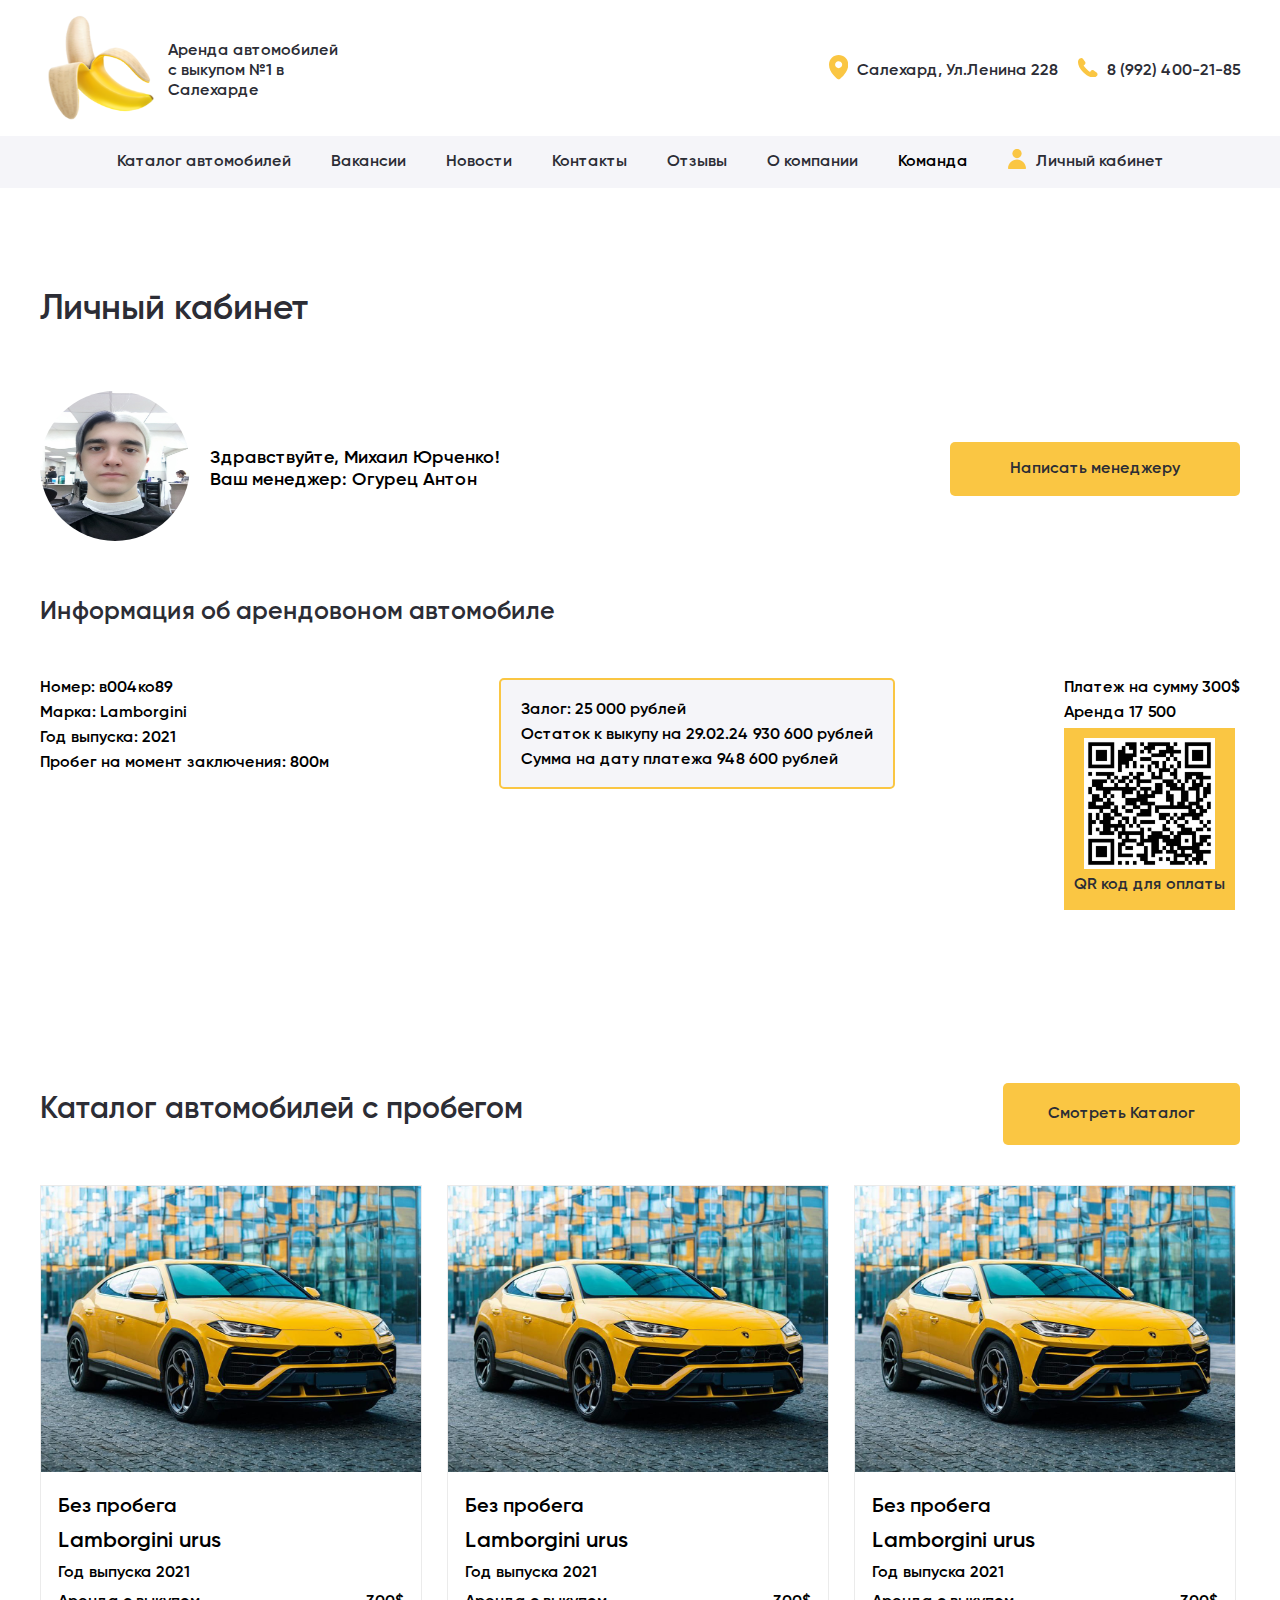
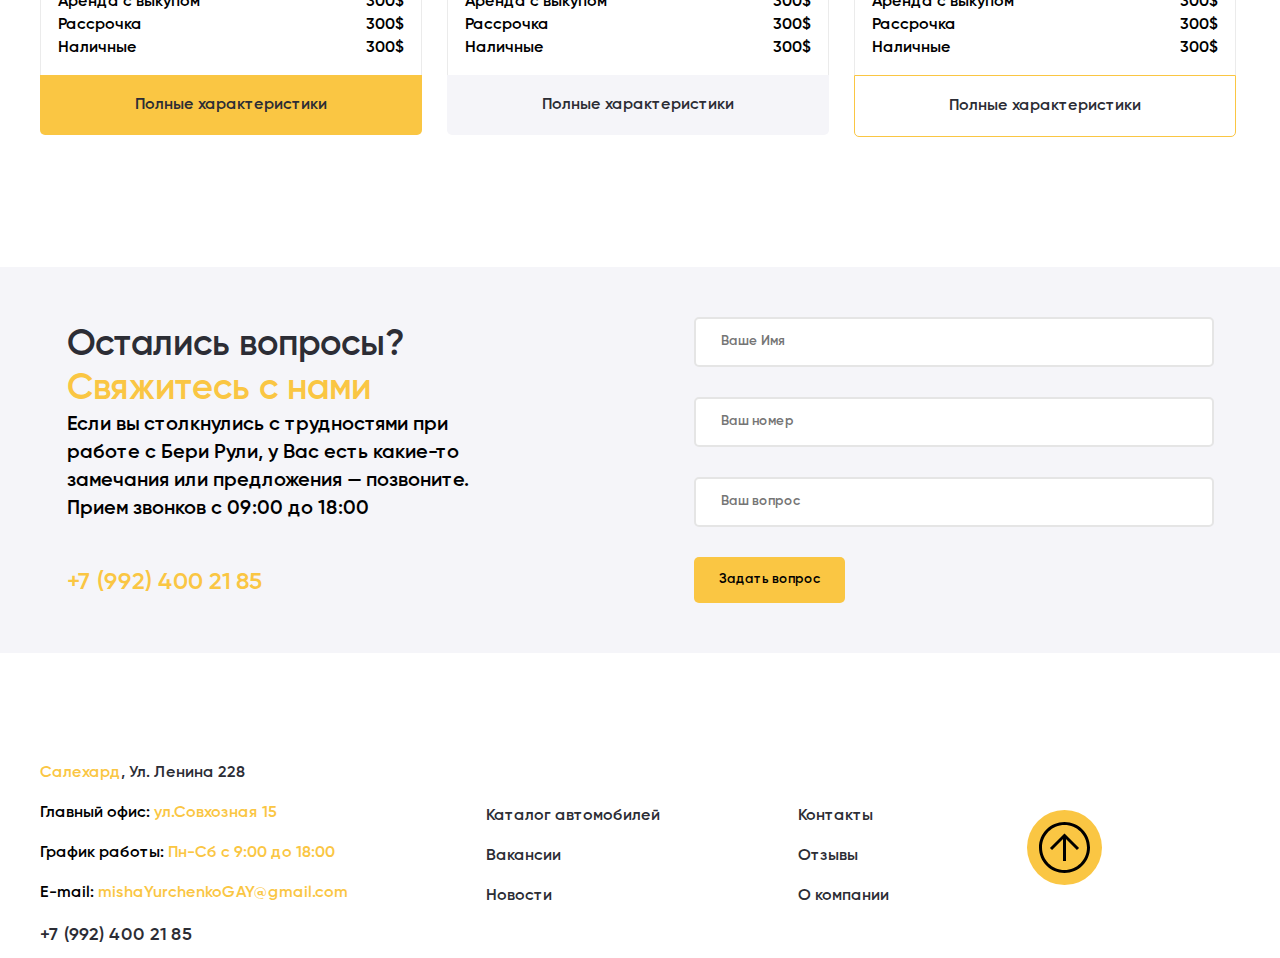
<file: kabinet.html>
<!DOCTYPE html>
<html lang="ru">

<head>
    <meta charset="UTF-8">
    <meta name="viewport" content="width=device-width, initial-scale=1.0">
    <link rel="stylesheet" href="css/style.css">
    <link rel="shortcut icon" href="img/banana_1f34c.png" type="image/x-icon">
    <link rel="stylesheet" href="https://cdn.jsdelivr.net/npm/swiper@11/swiper-bundle.min.css" />
    <title>Проектик</title>

</head>

<body>
    <header id="header">
        <div class="container">
            <div class="header_wrapper">
                <div class="header_logo-img"><a href="index.html"><img src="img/banana_1f34c.png" alt="банан">
                        <div class="header_logo-text">Аренда автомобилей
                            с выкупом
                            №1 в Салехарде
                    </a>
                </div>
            </div>
            <div class="header_info-wrapper">
                <div class="header_address">
                    <div class="header_address-logo">
                        <a target="_blank"
                            href="https://yandex.ru/maps/58/salekhard/?ll=66.608997%2C66.531631&mode=poi&poi%5Bpoint%5D=66.601078%2C66.532670&poi%5Buri%5D=ymapsbm1%3A%2F%2Forg%3Foid%3D236696142479&z=15.85">
                            <svg width="19.267578" height="24.500000" viewBox="0 0 19.2676 24.5" fill="none"
                                xmlns="http://www.w3.org/2000/svg" xmlns:xlink="http://www.w3.org/1999/xlink">
                                <path id="Vector"
                                    d="M9.63379 0C7.07959 0.00305176 4.63086 1.01807 2.8252 2.82245C1.01904 4.62683 0.00292969 7.07324 0 9.625C0 17.8606 8.75781 24.0813 9.13086 24.3419C9.27832 24.4448 9.4541 24.5 9.63379 24.5C9.81396 24.5 9.98926 24.4448 10.1367 24.3419C10.5098 24.0813 19.2676 17.8606 19.2676 9.625C19.2646 7.07324 18.2485 4.62683 16.4429 2.82245C14.6367 1.01807 12.188 0.00305176 9.63379 0ZM9.63428 6.12531C10.3271 6.12531 11.0049 6.33057 11.5806 6.71515C12.1567 7.09973 12.606 7.64636 12.8711 8.28595C13.1362 8.92548 13.2056 9.62921 13.0703 10.3081C12.9351 10.9871 12.6016 11.6107 12.1118 12.1002C11.6216 12.5897 10.9976 12.923 10.3179 13.058C9.63818 13.1931 8.93408 13.1238 8.29395 12.8589C7.65381 12.594 7.10645 12.1454 6.72168 11.5698C6.33691 10.9943 6.13135 10.3176 6.13135 9.62531C6.13135 9.16571 6.22168 8.71057 6.39795 8.28589C6.57373 7.86127 6.83203 7.4754 7.15723 7.15039C7.48242 6.82538 7.86865 6.56763 8.29395 6.39172C8.71875 6.21582 9.17432 6.12531 9.63428 6.12531Z"
                                    fill="#FAC643" fill-opacity="1.000000" fill-rule="nonzero" />
                            </svg>
                        </a>
                    </div>
                    <div class="header_address-text"><a target="_blank"
                            href="https://yandex.ru/maps/58/salekhard/?ll=66.608997%2C66.531631&mode=poi&poi%5Bpoint%5D=66.601078%2C66.532670&poi%5Buri%5D=ymapsbm1%3A%2F%2Forg%3Foid%3D236696142479&z=15.85">
                            Салехард, Ул.Ленина 228</a></div>
                </div>
                <div class="header_number">
                    <div class="header_number-svg"><a href="tel:79924002185">
                            <svg width="19.540039" height="19.519775" viewBox="0 0 19.54 19.5198" fill="#FAC643"
                                xmlns="http://www.w3.org/2000/svg" xmlns:xlink="http://www.w3.org/1999/xlink">
                                <path id="Vector"
                                    d="M18.5928 14.4313L15.7559 12.4508C15.3848 12.1927 14.9512 12.0563 14.5017 12.0563C13.7864 12.0563 13.1152 12.4066 12.7063 12.9927L12.0479 13.9357C10.9441 13.1962 9.71216 12.1635 8.53857 10.9909C7.36475 9.81812 6.33105 8.58765 5.59131 7.48492L6.53442 6.82715C7.52466 6.13824 7.76831 4.77148 7.0769 3.77985L5.09497 0.945923C4.68042 0.353516 4.01172 0 3.30591 0C3.06152 0 2.82178 0.0429688 2.59302 0.127319C2.33398 0.223267 2.09253 0.340515 1.85571 0.489014L1.46387 0.764526C1.36597 0.84082 1.2749 0.92395 1.18774 1.01111C0.709717 1.48853 0.370361 2.09265 0.179443 2.80701C-0.637207 5.86542 1.38574 10.4895 5.21313 14.3134C8.42725 17.5245 12.2886 19.5196 15.29 19.5198C15.2903 19.5198 15.2905 19.5198 15.2908 19.5198C15.8044 19.5198 16.2886 19.46 16.7302 19.3425C17.4453 19.1515 18.0498 18.8125 18.5271 18.3354C18.6145 18.2485 18.698 18.1573 18.7869 18.0422L19.0632 17.6483C19.1985 17.4316 19.3159 17.1902 19.4121 16.9309C19.7461 16.0294 19.4094 15.0015 18.5928 14.4313Z"
                                    fill="#FAC643" fill-opacity="1.000000" fill-rule="nonzero" />
                            </svg>
                        </a>
                    </div>
                    <div class="header_number-tel">
                        <a href="tel:79924002185">8 (992) 400-21-85</a>
                    </div>
                </div>
            </div>
            <div class="header__hamburger header__hamburger_open"> <!-- элемент для открытия мобильной навигации -->
                <?xml version="1.0" encoding="utf-8"?><!-- Uploaded to: SVG Repo, www.svgrepo.com, Generator: SVG Repo Mixer Tools -->
                <svg class="hamburger hamburger--slider-r" width="800px" height="800px" viewBox="0 0 24 24" fill="none"
                    xmlns="http://www.w3.org/2000/svg">
                    <path fill-rule="evenodd" clip-rule="evenodd"
                        d="M4 5C3.44772 5 3 5.44772 3 6C3 6.55228 3.44772 7 4 7H20C20.5523 7 21 6.55228 21 6C21 5.44772 20.5523 5 20 5H4ZM7 12C7 11.4477 7.44772 11 8 11H20C20.5523 11 21 11.4477 21 12C21 12.5523 20.5523 13 20 13H8C7.44772 13 7 12.5523 7 12ZM13 18C13 17.4477 13.4477 17 14 17H20C20.5523 17 21 17.4477 21 18C21 18.5523 20.5523 19 20 19H14C13.4477 19 13 18.5523 13 18Z"
                        fill="#FAC643" />
                </svg>
                <span class="hamburger-box"><span class="hamburger-inner"></span></span></button>
            </div>
        </div>

        </div>

        <div class="burger">
            <span></span>
        </div>
        <nav class="header_nav">
            <ul class="menu">
                <li><a href="">Каталог автомобилей</a></li>
                <li><a href="">Вакансии</a></li>
                <li><a href="">Новости</a></li>
                <li><a href="">Контакты</a></li>
                <li><a href="">Отзывы</a></li>
                <li><a href="">О компании</a></li>
                <li><a href=""></a>Команда</li>
                <div class="menu_logo">
                    <div class="menu_logo-img">
                        <a href=""><svg width="18" height="22" viewBox="0 0 18 22" fill="none"
                                xmlns="http://www.w3.org/2000/svg">
                                <path
                                    d="M8.98449 11.4627C4.21094 11.4717 0.262037 15.251 0.0235561 20.0272C0.0172081 20.1627 0.0385071 20.2981 0.0861568 20.4252C0.133807 20.5522 0.20681 20.6682 0.300725 20.7662C0.394639 20.8641 0.5075 20.9419 0.632438 20.9948C0.757375 21.0477 0.891777 21.0747 1.02746 21.074H16.9806C17.1156 21.0736 17.2492 21.0459 17.3732 20.9925C17.4972 20.9391 17.6091 20.8611 17.7022 20.7633C17.7953 20.6655 17.8676 20.5498 17.9148 20.4233C17.9619 20.2968 17.983 20.162 17.9767 20.0272C17.7379 15.245 13.7797 11.4632 9.00012 11.4627H8.98449Z"
                                    fill="#FAC643" />
                                <path
                                    d="M9.00036 0.926025C6.46995 0.926025 4.407 2.99868 4.40698 5.53191C4.40698 8.06514 6.46993 10.1449 9.00036 10.1449C11.5308 10.1449 13.6009 8.06514 13.6009 5.53191C13.6009 2.99868 11.5308 0.926025 9.00036 0.926025Z"
                                    fill="#FAC643" />
                            </svg></a>
                    </div>
                    <div class="menu_logo-text">
                        <li><a href="personal-kabinet.html">Личный кабинет</a></li>
                    </div>

                </div>

            </ul>

        </nav>


    </header>
    <div class="overlay"></div> <!-- блок затемнения области контента -->

    <div class="mobile">
        <!-- мобильная навигация -->
        <div class="mobile__hamburger mobile__hamburger_close">

            <!-- элемент для закрытия мобильной навигации -->
            <?xml version="1.0" ?><svg viewBox="0 0 32 32" xmlns="http://www.w3.org/2000/svg"
                class="hamburger hamburger--slider-r is-active">
                <defs>
                    <style>
                        .cls-1 {
                            fill: none;
                            stroke: #000;
                            stroke-linecap: round;
                            stroke-linejoin: round;
                            stroke-width: 2px;
                        }
                    </style>
                </defs>
                <title />
                <g id="cross">
                    <line class="cls-1" x1="7" x2="25" y1="7" y2="25" />
                    <line class="cls-1" x1="7" x2="25" y1="25" y2="7" />
                </g>
            </svg>

            <span class="hamburger-box"><span class="hamburger-inner">
        </div>
        <div class="mobile__nav">
            <ul>
                <li><a href="">Каталог автомобилей</a></li>
                <li><a href="">Вакансии</a></li>
                <li><a href="">Новости</a></li>
                <li><a href="">Контакты</a></li>
                <li><a href="">Отзывы</a></li>
                <li><a href="">О компании</a></li>
                <li><a href="">Команда</a></li>
                <div class="menu_logo">
                    <div class="menu_logo-img">
                        <a href="personal-kabinet.html"><svg width="18" height="22" viewBox="0 0 18 22" fill="none"
                                xmlns="http://www.w3.org/2000/svg">
                                <path
                                    d="M8.98449 11.4627C4.21094 11.4717 0.262037 15.251 0.0235561 20.0272C0.0172081 20.1627 0.0385071 20.2981 0.0861568 20.4252C0.133807 20.5522 0.20681 20.6682 0.300725 20.7662C0.394639 20.8641 0.5075 20.9419 0.632438 20.9948C0.757375 21.0477 0.891777 21.0747 1.02746 21.074H16.9806C17.1156 21.0736 17.2492 21.0459 17.3732 20.9925C17.4972 20.9391 17.6091 20.8611 17.7022 20.7633C17.7953 20.6655 17.8676 20.5498 17.9148 20.4233C17.9619 20.2968 17.983 20.162 17.9767 20.0272C17.7379 15.245 13.7797 11.4632 9.00012 11.4627H8.98449Z"
                                    fill="black" />
                                <path
                                    d="M9.00036 0.926025C6.46995 0.926025 4.407 2.99868 4.40698 5.53191C4.40698 8.06514 6.46993 10.1449 9.00036 10.1449C11.5308 10.1449 13.6009 8.06514 13.6009 5.53191C13.6009 2.99868 11.5308 0.926025 9.00036 0.926025Z"
                                    fill="black" />
                            </svg></a>
                    </div>
                    <div class="menu_logo-text">
                        <li><a href="personal-kabinet.html">Личный кабинет</a></li>
                    </div>

                </div>
            </ul>
        </div>
    </div>
    <section class="kabinet-info" id="kabinet-info">
        <div class="container">
            <h1 class="kabinet-nick">
                Личный кабинет
            </h1>
            <div class="kabinet-info_wrapper">
                <div class="kabinet-info-column">
                    <div class="nickname-avatar">
                        <div class="avatar"><img src="img/avatar.jpg" alt=""></div>
                        <div class="nickavtr">
                            <p class="nickname-column">Здравствуйте, Михаил Юрченко!</p>
                            <p class="nickname-column">Ваш менеджер: Огурец Антон</p>
                        </div>

                    </div>


                </div>
                <div class="kabinet-info-column">
                    <a target="_blank" class="nickname-btn" href="https://vk.com/anton_anton_anton2">Написать
                        менеджеру</a>
                </div>
            </div>
            <h1 class="auto-info">Информация об арендовоном автомобиле</h1>
            <div class="info-car_wrapper">
                <div class="info-car_column">
                    <p class="info-car-number">Номер: в004ко89</p>
                    <p class="info-car-model">Марка: Lamborgini </p>
                    <p class="info-car-year">Год выпуска: 2021</p>
                    <p class="info-car-run">Пробег на момент заключения: 800м </p>
                </div>
                <div class="info-car_column color-info-car">
                    <p class="info-car-price">Залог: 25 000 рублей</p>
                    <p class="info-car-balance">Остаток к выкупу на 29.02.24 930 600 рублей</p>
                    <p class="info-car-summ">Сумма на дату платежа 948 600 рублей</p>
                </div>
                <div class="info-car_column qr-color-f">
                    <div class="pay_info">
                    <p>Платеж на сумму 300$</p>
                    <p> Аренда 17 500</p>
                </div>
                    <div class="qr-color">


                        <a target="_blank" href="https://www.sberbank.com/sms/pbpn?requisiteNumber=79924002185">
                            <div class="qr-pay">
                                <img src="img/my_QR.png" alt="">
                                <p>QR код для оплаты</p>
                            </div>
                        </a>
                    </div>
                </div>
            </div>
        </div>

    </section>
    <section class="cars" id="cars">
        <div class="container">
            <div class="main_info-cars">
                <h1 class="cars-text"> Каталог автомобилей с пробегом</h1>
                <a href="" class="main_text-button btn_cars-main">Смотреть Каталог</a>
            </div>
            <div class="cars_wrapper">
                <div class="column_cars_wrapper">
                    <div class="cars_line">
                        <img class="cars_column_img" src="img/lamborghini-urus-yellow-1.jpg" alt="">
                        <div class="cars_column">
                            <div class="cars_run">Без пробега</div>
                            <div class="cars_name">Lamborgini urus</div>
                            <div class="cars_year">Год выпуска 2021</div>
                            <div class="cars_price1 cars_price_wrapper">
                                <div class="car_price_text-1">Аренда с выкупом</div>
                                <div class="car_price_int">300$</div>
                            </div>
                            <div class="cars_price_credit cars_price_wrapper">
                                <div class="car_price_text-1 car_price-space">Рассрочка</div>
                                <div class="car_price_int car_price-space">300$</div>
                            </div>
                            <div class="cars_price_nal cars_price_wrapper">
                                <div class="car_price_text-1">Наличные</div>
                                <div class="car_price_int">300$</div>
                            </div>

                        </div>
                    </div>

                    <a href="" class="color_btn">
                        Полные характеристики
                    </a>
                </div>

                <div class="column_cars_wrapper">
                    <div class="cars_line">
                        <img class="cars_column_img" src="img/lamborghini-urus-yellow-1.jpg" alt="">
                        <div class="cars_column">
                            <div class="cars_run">Без пробега</div>
                            <div class="cars_name">Lamborgini urus</div>
                            <div class="cars_year">Год выпуска 2021</div>
                            <div class="cars_price1 cars_price_wrapper">
                                <div class="car_price_text-1">Аренда с выкупом</div>
                                <div class="car_price_int">300$</div>
                            </div>
                            <div class="cars_price_credit cars_price_wrapper">
                                <div class="car_price_text-1 car_price-space">Рассрочка</div>
                                <div class="car_price_int car_price-space">300$</div>
                            </div>
                            <div class="cars_price_nal cars_price_wrapper">
                                <div class="car_price_text-1">Наличные</div>
                                <div class="car_price_int">300$</div>
                            </div>
                        </div>
                    </div>

                    <a href="" class="back_gray">
                        Полные характеристики
                    </a>
                </div>

                <div class="column_cars_wrapper">
                    <div class="cars_line">
                        <img class="cars_column_img" src="img/lamborghini-urus-yellow-1.jpg" alt="">
                        <div class="cars_column">
                            <div class="cars_run">Без пробега</div>
                            <div class="cars_name">Lamborgini urus</div>
                            <div class="cars_year">Год выпуска 2021</div>
                            <div class="cars_price1 cars_price_wrapper">
                                <div class="car_price_text-1">Аренда с выкупом</div>
                                <div class="car_price_int">300$</div>
                            </div>
                            <div class="cars_price_credit cars_price_wrapper">
                                <div class="car_price_text-1 car_price-space">Рассрочка</div>
                                <div class="car_price_int car_price-space">300$</div>
                            </div>
                            <div class="cars_price_nal cars_price_wrapper">
                                <div class="car_price_text-1">Наличные</div>
                                <div class="car_price_int">300$</div>
                            </div>
                        </div>
                    </div>

                    <a href="" class="color_border">
                        Полные характеристики
                    </a>
                </div>

            </div>
        </div>
    </section>
    <section class="cars_mob">
        <div class="container">
            <h1 style="text-align: center; margin-bottom: 10px;">Каталог автомобилей</h1>
            <div class="swiper mySwiper">
                <div class="swiper-wrapper">
                    <div class="swiper-slide">
                        <div class="column_cars_wrapper">
                            <div class="cars_line">
                                <img class="cars_column_img" src="img/lamborghini-urus-yellow-1.jpg" alt="">
                                <div class="cars_column">
                                    <div class="cars_run">Без пробега</div>
                                    <div class="cars_name">Lamborgini urus</div>
                                    <div class="cars_year">Год выпуска 2021</div>
                                    <div class="cars_price1 cars_price_wrapper">
                                        <div class="car_price_text-1">Аренда с выкупом</div>
                                        <div class="car_price_int">300$</div>
                                    </div>
                                    <div class="cars_price_credit cars_price_wrapper">
                                        <div class="car_price_text-1 car_price-space">Рассрочка</div>
                                        <div class="car_price_int car_price-space">300$</div>
                                    </div>
                                    <div class="cars_price_nal cars_price_wrapper">
                                        <div class="car_price_text-1">Наличные</div>
                                        <div class="car_price_int">300$</div>
                                    </div>

                                </div>
                            </div>

                            <a href="" class="color_btn">
                                Полные характеристики
                            </a>
                        </div>
                    </div>
                    <div class="swiper-slide">
                        <div class="column_cars_wrapper">
                            <div class="cars_line">
                                <img class="cars_column_img" src="img/lamborghini-urus-yellow-1.jpg" alt="">
                                <div class="cars_column">
                                    <div class="cars_run">Без пробега</div>
                                    <div class="cars_name">Lamborgini urus</div>
                                    <div class="cars_year">Год выпуска 2021</div>
                                    <div class="cars_price1 cars_price_wrapper">
                                        <div class="car_price_text-1">Аренда с выкупом</div>
                                        <div class="car_price_int">300$</div>
                                    </div>
                                    <div class="cars_price_credit cars_price_wrapper">
                                        <div class="car_price_text-1 car_price-space">Рассрочка</div>
                                        <div class="car_price_int car_price-space">300$</div>
                                    </div>
                                    <div class="cars_price_nal cars_price_wrapper">
                                        <div class="car_price_text-1">Наличные</div>
                                        <div class="car_price_int">300$</div>
                                    </div>
                                </div>
                            </div>

                            <a href="" class="back_gray">
                                Полные характеристики
                            </a>
                        </div>

                    </div>
                    <div class="swiper-slide">
                        <div class="column_cars_wrapper">
                            <div class="cars_line">
                                <img class="cars_column_img" src="img/lamborghini-urus-yellow-1.jpg" alt="">
                                <div class="cars_column">
                                    <div class="cars_run">Без пробега</div>
                                    <div class="cars_name">Lamborgini urus</div>
                                    <div class="cars_year">Год выпуска 2021</div>
                                    <div class="cars_price1 cars_price_wrapper">
                                        <div class="car_price_text-1">Аренда с выкупом</div>
                                        <div class="car_price_int">300$</div>
                                    </div>
                                    <div class="cars_price_credit cars_price_wrapper">
                                        <div class="car_price_text-1 car_price-space">Рассрочка</div>
                                        <div class="car_price_int car_price-space">300$</div>
                                    </div>
                                    <div class="cars_price_nal cars_price_wrapper">
                                        <div class="car_price_text-1">Наличные</div>
                                        <div class="car_price_int">300$</div>
                                    </div>
                                </div>
                            </div>

                            <a href="" class="color_border">
                                Полные характеристики
                            </a>
                        </div>

                    </div>
       
                </div>
        <div class="swiper-pagination"></div>
            </div>
 
        </div>

    </section>

    <section class="questions" id="questions">
        <div class="questions_color">
            <div class="container">
                <div class="questions_wrapper">
                    <div class="questions_column">
                        <h1 class="questions_main-text">Остались вопросы? <span style="color: #FAC643;">Свяжитесь с нами
                            </span></h1>
                        <p class="questions-text">Если вы столкнулись с трудностями при работе с Бери Рули, у Вас есть
                            какие-то замечания или предложения — позвоните.
                            <span class="span mob-d">Прием звонков с 09:00 до 18:00</span>
                        </p>

                        <a class="questions-number mob-d" style="color: #FAC643;" href="tel:79924002185">+7 (992) 400 21
                            85</a>
                        <div class="quets_span">
                            <span class="span">Прием звонков с 09:00 до 18:00</span>
                            <a class="questions-number" style="color: #FAC643;" href="tel:79924002185">8 (992) 400 21
                                85</a>
                        </div>
                    </div>
                    <form class="questions_form">
                        <div class="questions_form-name"><input type="text" placeholder="Ваше Имя">
                        </div>

                        <div class="questions_form-number questions_gap"><input type="tel" name=""
                                placeholder="Ваш номер" id="">
                        </div>

                        <div class="questions_form-quest"><input type="text" placeholder="Ваш вопрос"></div>
                        <div class="btn-quesion"><button type="submit">Задать вопрос</button></div>


                    </form>


                </div>
            </div>
        </div>
    </section>
    <footer class="footer" id="footer">
        <div class="container">
            <div class="footer_wrapper">
                <div class="footer_address">
                    <div class="footer_address-add">
                        <a href="https://yandex.ru/maps/58/salekhard/?ll=66.608997%2C66.531631&mode=poi&poi%5Bpoint%5D=66.601078%2C66.532670&poi%5Buri%5D=ymapsbm1%3A%2F%2Forg%3Foid%3D236696142479&z=15"
                            target="_blank"><span style="color: #FAC643;">Салехард</span>, Ул. Ленина 228</a>
                    </div>
                    <div class="footer_main-office">Главный офис: <a
                            href="https://yandex.ru/maps/58/salekhard/house/sovkhoznaya_ulitsa_15/Yk8YcAdkTUcPQFhsfXlycH9rZQ==/?ll=66.604652%2C66.531813&z=17.2"><span
                                style="color: #FAC643;">ул.Совхозная 15</span>
                            <span style="color: #FAC643;"></span></a></div>
                    <div class="footer_jobtime">График работы: <a target="_blank"
                            href="https://vk.com/im/convo/272969543?rp=peer272969543_photos&z=photo510235186_457250218%2Fb17830b64de17e352b"><span
                                style="color: #FAC643;">Пн-Сб c 9:00 до 18:00</span></a>
                    </div>
                    <div class="footer_add-mail">E-mail: <a href="mailto:yapidor228@mail.ru"><span
                                style="color: #FAC643;">mishaYurchenkoGAY@gmail.com</span></a></div>
                    <div class="footer_number"><a href="tel:+79924002185">+7 (992) 400 21 85</a></div>
                </div>
                <div class="footer_nav">
                    <nav class="ft-item">
                        <ul>
                            <li><a href="">Каталог автомобилей</a></li>
                            <li><a href="">Вакансии</a></li>
                            <li><a href="">Новости</a></li>
                        </ul>
                    </nav>

                </div>
                <nav class="ft-item">
                    <ul>
                        <li><a href="">Контакты</a>
                        </li>
                        <li><a href="">Отзывы</a></li>
                        <li><a href="">О компании</a></li>
                    </ul>
                </nav>

                <a class="btn_to_start" href="#header">
                    <img src="img/Иконка_стрелки_вверх_(ei).svg" alt="">
                </a>
            </div>

        </div>
    </footer>
    <script src="https://cdn.jsdelivr.net/npm/swiper@11/swiper-bundle.min.js"></script>
    <script src="main.js"></script>
</body>

</html>
</file>
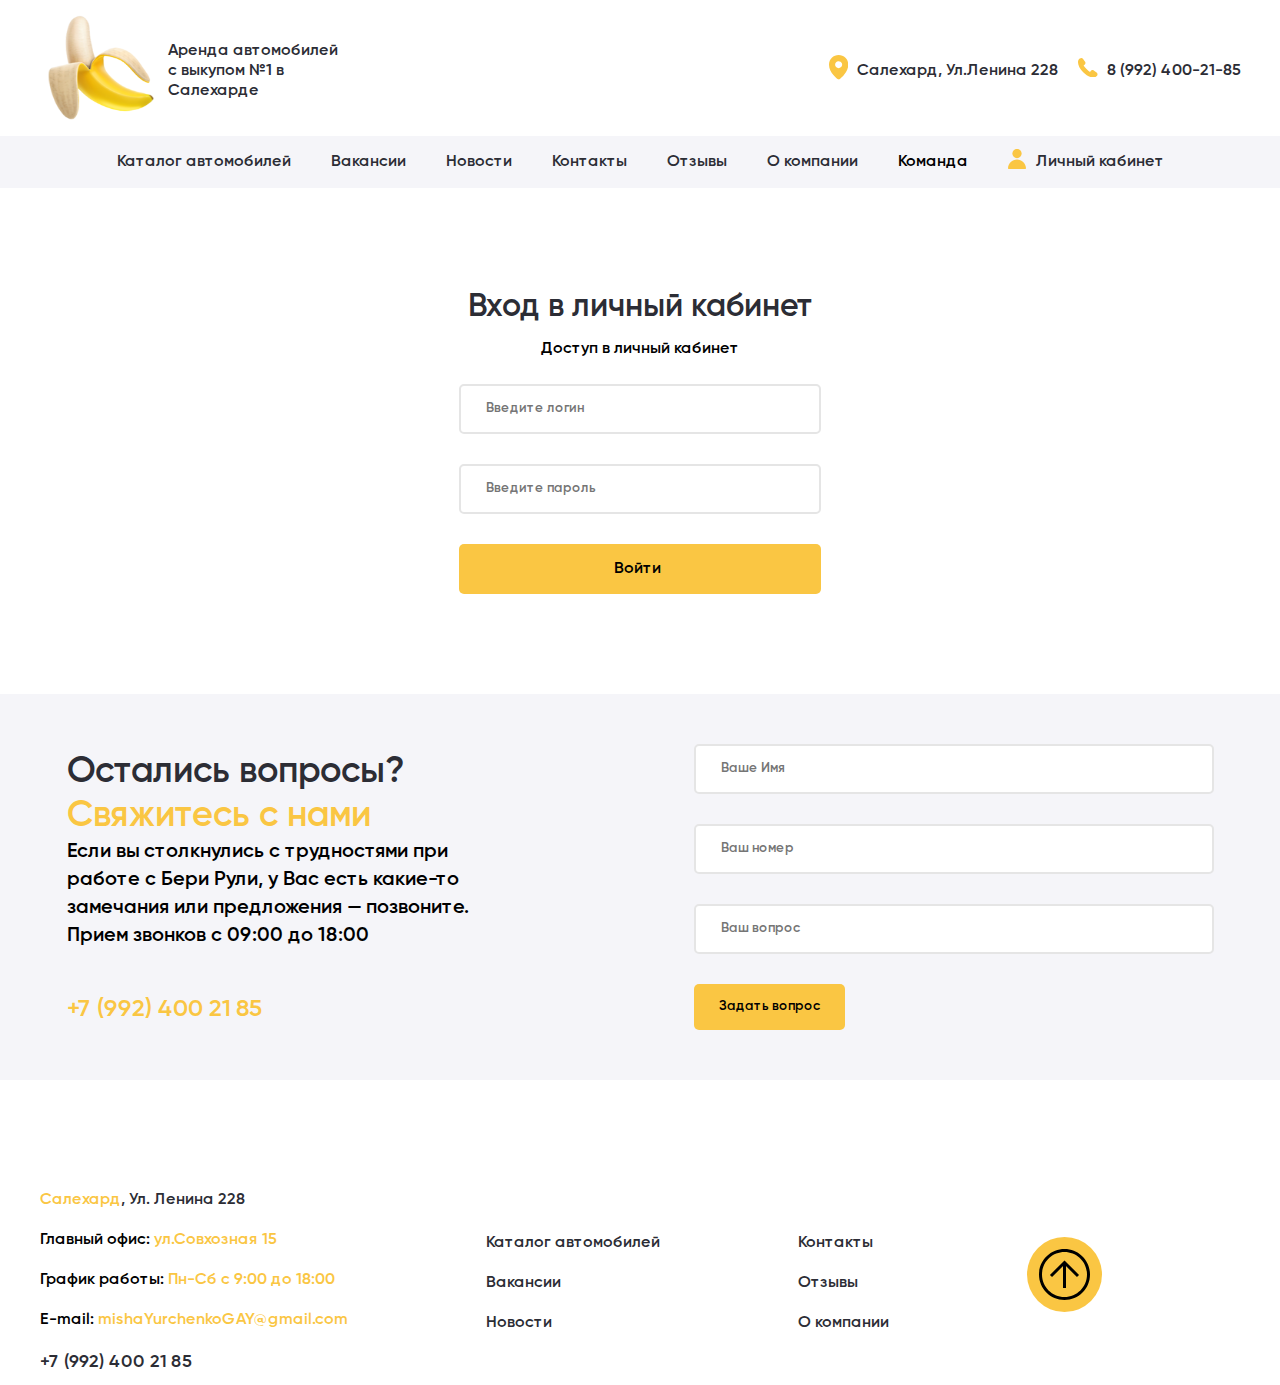
<file: personal-kabinet.html>
<!DOCTYPE html>
<html lang="ru">

<head>
    <meta charset="UTF-8">
    <meta name="viewport" content="width=device-width, initial-scale=1.0">
    <link rel="stylesheet" href="css/style.css">
    <link rel="shortcut icon" href="img/banana_1f34c.png" type="image/x-icon">
    <link rel="stylesheet" href="https://cdn.jsdelivr.net/npm/swiper@11/swiper-bundle.min.css" />
    <title>Проектик</title>

</head>

<body>
    <header id="header">
        <div class="container">
            <div class="header_wrapper">
                <div class="header_logo-img"><a href="index.html"><img src="img/banana_1f34c.png" alt="банан">
                        <div class="header_logo-text">Аренда автомобилей
                            с выкупом
                            №1 в Салехарде
                    </a>
                </div>
            </div>
            <div class="header_info-wrapper">
                <div class="header_address">
                    <div class="header_address-logo">
                        <a target="_blank"
                            href="https://yandex.ru/maps/58/salekhard/?ll=66.608997%2C66.531631&mode=poi&poi%5Bpoint%5D=66.601078%2C66.532670&poi%5Buri%5D=ymapsbm1%3A%2F%2Forg%3Foid%3D236696142479&z=15.85">
                            <svg width="19.267578" height="24.500000" viewBox="0 0 19.2676 24.5" fill="none"
                                xmlns="http://www.w3.org/2000/svg" xmlns:xlink="http://www.w3.org/1999/xlink">
                                <path id="Vector"
                                    d="M9.63379 0C7.07959 0.00305176 4.63086 1.01807 2.8252 2.82245C1.01904 4.62683 0.00292969 7.07324 0 9.625C0 17.8606 8.75781 24.0813 9.13086 24.3419C9.27832 24.4448 9.4541 24.5 9.63379 24.5C9.81396 24.5 9.98926 24.4448 10.1367 24.3419C10.5098 24.0813 19.2676 17.8606 19.2676 9.625C19.2646 7.07324 18.2485 4.62683 16.4429 2.82245C14.6367 1.01807 12.188 0.00305176 9.63379 0ZM9.63428 6.12531C10.3271 6.12531 11.0049 6.33057 11.5806 6.71515C12.1567 7.09973 12.606 7.64636 12.8711 8.28595C13.1362 8.92548 13.2056 9.62921 13.0703 10.3081C12.9351 10.9871 12.6016 11.6107 12.1118 12.1002C11.6216 12.5897 10.9976 12.923 10.3179 13.058C9.63818 13.1931 8.93408 13.1238 8.29395 12.8589C7.65381 12.594 7.10645 12.1454 6.72168 11.5698C6.33691 10.9943 6.13135 10.3176 6.13135 9.62531C6.13135 9.16571 6.22168 8.71057 6.39795 8.28589C6.57373 7.86127 6.83203 7.4754 7.15723 7.15039C7.48242 6.82538 7.86865 6.56763 8.29395 6.39172C8.71875 6.21582 9.17432 6.12531 9.63428 6.12531Z"
                                    fill="#FAC643" fill-opacity="1.000000" fill-rule="nonzero" />
                            </svg>
                        </a>
                    </div>
                    <div class="header_address-text"><a target="_blank"
                            href="https://yandex.ru/maps/58/salekhard/?ll=66.608997%2C66.531631&mode=poi&poi%5Bpoint%5D=66.601078%2C66.532670&poi%5Buri%5D=ymapsbm1%3A%2F%2Forg%3Foid%3D236696142479&z=15.85">
                            Салехард, Ул.Ленина 228</a></div>
                </div>
                <div class="header_number">
                    <div class="header_number-svg"><a href="tel:79924002185">
                            <svg width="19.540039" height="19.519775" viewBox="0 0 19.54 19.5198" fill="#FAC643"
                                xmlns="http://www.w3.org/2000/svg" xmlns:xlink="http://www.w3.org/1999/xlink">
                                <path id="Vector"
                                    d="M18.5928 14.4313L15.7559 12.4508C15.3848 12.1927 14.9512 12.0563 14.5017 12.0563C13.7864 12.0563 13.1152 12.4066 12.7063 12.9927L12.0479 13.9357C10.9441 13.1962 9.71216 12.1635 8.53857 10.9909C7.36475 9.81812 6.33105 8.58765 5.59131 7.48492L6.53442 6.82715C7.52466 6.13824 7.76831 4.77148 7.0769 3.77985L5.09497 0.945923C4.68042 0.353516 4.01172 0 3.30591 0C3.06152 0 2.82178 0.0429688 2.59302 0.127319C2.33398 0.223267 2.09253 0.340515 1.85571 0.489014L1.46387 0.764526C1.36597 0.84082 1.2749 0.92395 1.18774 1.01111C0.709717 1.48853 0.370361 2.09265 0.179443 2.80701C-0.637207 5.86542 1.38574 10.4895 5.21313 14.3134C8.42725 17.5245 12.2886 19.5196 15.29 19.5198C15.2903 19.5198 15.2905 19.5198 15.2908 19.5198C15.8044 19.5198 16.2886 19.46 16.7302 19.3425C17.4453 19.1515 18.0498 18.8125 18.5271 18.3354C18.6145 18.2485 18.698 18.1573 18.7869 18.0422L19.0632 17.6483C19.1985 17.4316 19.3159 17.1902 19.4121 16.9309C19.7461 16.0294 19.4094 15.0015 18.5928 14.4313Z"
                                    fill="#FAC643" fill-opacity="1.000000" fill-rule="nonzero" />
                            </svg>
                        </a>
                    </div>
                    <div class="header_number-tel">
                        <a href="tel:79924002185">8 (992) 400-21-85</a>
                    </div>
                </div>
            </div>
           <div class="header__hamburger header__hamburger_open"> <!-- элемент для открытия мобильной навигации -->
                <?xml version="1.0" encoding="utf-8"?><!-- Uploaded to: SVG Repo, www.svgrepo.com, Generator: SVG Repo Mixer Tools -->
                <svg class="hamburger hamburger--slider-r" width="800px" height="800px" viewBox="0 0 24 24" fill="none"
                    xmlns="http://www.w3.org/2000/svg">
                    <path fill-rule="evenodd" clip-rule="evenodd"
                        d="M4 5C3.44772 5 3 5.44772 3 6C3 6.55228 3.44772 7 4 7H20C20.5523 7 21 6.55228 21 6C21 5.44772 20.5523 5 20 5H4ZM7 12C7 11.4477 7.44772 11 8 11H20C20.5523 11 21 11.4477 21 12C21 12.5523 20.5523 13 20 13H8C7.44772 13 7 12.5523 7 12ZM13 18C13 17.4477 13.4477 17 14 17H20C20.5523 17 21 17.4477 21 18C21 18.5523 20.5523 19 20 19H14C13.4477 19 13 18.5523 13 18Z"
                        fill="#FAC643" />
                </svg>
                <span class="hamburger-box"><span class="hamburger-inner"></span></span></button>
            </div>
        </div>

        </div>

        <div class="burger">
            <span></span>
        </div>
        <nav class="header_nav">
            <ul class="menu">
                <li><a href="">Каталог автомобилей</a></li>
                <li><a href="">Вакансии</a></li>
                <li><a href="">Новости</a></li>
                <li><a href="">Контакты</a></li>
                <li><a href="">Отзывы</a></li>
                <li><a href="">О компании</a></li>
                <li><a href=""></a>Команда</li>
                <div class="menu_logo">
                    <div class="menu_logo-img">
                        <a href=""><svg width="18" height="22" viewBox="0 0 18 22" fill="none"
                                xmlns="http://www.w3.org/2000/svg">
                                <path
                                    d="M8.98449 11.4627C4.21094 11.4717 0.262037 15.251 0.0235561 20.0272C0.0172081 20.1627 0.0385071 20.2981 0.0861568 20.4252C0.133807 20.5522 0.20681 20.6682 0.300725 20.7662C0.394639 20.8641 0.5075 20.9419 0.632438 20.9948C0.757375 21.0477 0.891777 21.0747 1.02746 21.074H16.9806C17.1156 21.0736 17.2492 21.0459 17.3732 20.9925C17.4972 20.9391 17.6091 20.8611 17.7022 20.7633C17.7953 20.6655 17.8676 20.5498 17.9148 20.4233C17.9619 20.2968 17.983 20.162 17.9767 20.0272C17.7379 15.245 13.7797 11.4632 9.00012 11.4627H8.98449Z"
                                    fill="#FAC643" />
                                <path
                                    d="M9.00036 0.926025C6.46995 0.926025 4.407 2.99868 4.40698 5.53191C4.40698 8.06514 6.46993 10.1449 9.00036 10.1449C11.5308 10.1449 13.6009 8.06514 13.6009 5.53191C13.6009 2.99868 11.5308 0.926025 9.00036 0.926025Z"
                                    fill="#FAC643" />
                            </svg></a>
                    </div>
                    <div class="menu_logo-text">
                        <li><a href="personal-kabinet.html">Личный кабинет</a></li>
                    </div>

                </div>

            </ul>

        </nav>


    </header>
    <div class="overlay"></div> <!-- блок затемнения области контента -->

   <div class="mobile">
        <!-- мобильная навигация -->
        <div class="mobile__hamburger mobile__hamburger_close">

            <!-- элемент для закрытия мобильной навигации -->
            <?xml version="1.0" ?><svg viewBox="0 0 32 32" xmlns="http://www.w3.org/2000/svg"
                class="hamburger hamburger--slider-r is-active">
                <defs>
                    <style>
                        .cls-1 {
                            fill: none;
                            stroke: #000;
                            stroke-linecap: round;
                            stroke-linejoin: round;
                            stroke-width: 2px;
                        }
                    </style>
                </defs>
                <title />
                <g id="cross">
                    <line class="cls-1" x1="7" x2="25" y1="7" y2="25" />
                    <line class="cls-1" x1="7" x2="25" y1="25" y2="7" />
                </g>
            </svg>

            <span class="hamburger-box"><span class="hamburger-inner">
        </div>
        <div class="mobile__nav">
            <ul>
                <li><a href="">Каталог автомобилей</a></li>
                <li><a href="">Вакансии</a></li>
                <li><a href="">Новости</a></li>
                <li><a href="">Контакты</a></li>
                <li><a href="">Отзывы</a></li>
                <li><a href="">О компании</a></li>
                <li><a href="">Команда</a></li>
                <div class="menu_logo">
                    <div class="menu_logo-img">
                        <a href="personal-kabinet.html"><svg width="18" height="22" viewBox="0 0 18 22" fill="none"
                                xmlns="http://www.w3.org/2000/svg">
                                <path
                                    d="M8.98449 11.4627C4.21094 11.4717 0.262037 15.251 0.0235561 20.0272C0.0172081 20.1627 0.0385071 20.2981 0.0861568 20.4252C0.133807 20.5522 0.20681 20.6682 0.300725 20.7662C0.394639 20.8641 0.5075 20.9419 0.632438 20.9948C0.757375 21.0477 0.891777 21.0747 1.02746 21.074H16.9806C17.1156 21.0736 17.2492 21.0459 17.3732 20.9925C17.4972 20.9391 17.6091 20.8611 17.7022 20.7633C17.7953 20.6655 17.8676 20.5498 17.9148 20.4233C17.9619 20.2968 17.983 20.162 17.9767 20.0272C17.7379 15.245 13.7797 11.4632 9.00012 11.4627H8.98449Z"
                                    fill="black" />
                                <path
                                    d="M9.00036 0.926025C6.46995 0.926025 4.407 2.99868 4.40698 5.53191C4.40698 8.06514 6.46993 10.1449 9.00036 10.1449C11.5308 10.1449 13.6009 8.06514 13.6009 5.53191C13.6009 2.99868 11.5308 0.926025 9.00036 0.926025Z"
                                    fill="black" />
                            </svg></a>
                    </div>
                    <div class="menu_logo-text">
                        <li><a href="personal-kabinet.html">Личный кабинет</a></li>
                    </div>

                </div>
            </ul>
        </div>
    </div>
    <section class="login">
        <h1 style="text-align: center; margin-bottom: 12px;">Вход в личный кабинет</h1>
        <p style="text-align: center; margin-bottom: 25px;">Доступ в личный кабинет</p>
        <form class="login-form">
            <div class="questions_form-name"><input type="text" placeholder="Введите логин">
            </div>

            <div class="questions_form-number login-gap"><input type="tel" name=""
                    placeholder="Введите пароль" id="">
            </div>

           <a href="kabinet.html"><div class="btn-login">Войти</div></a>


        </form>
    </section>
    <section class="questions" id="questions">
        <div class="questions_color">
            <div class="container">
                <div class="questions_wrapper">
                    <div class="questions_column">
                        <h1 class="questions_main-text">Остались вопросы? <span style="color: #FAC643;">Свяжитесь с нами
                            </span></h1>
                        <p class="questions-text">Если вы столкнулись с трудностями при работе с Бери Рули, у Вас есть
                            какие-то замечания или предложения — позвоните.
                            <span class="span mob-d">Прием звонков с 09:00 до 18:00</span>
                        </p>

                        <a class="questions-number mob-d" style="color: #FAC643;" href="tel:79924002185">+7 (992) 400 21
                            85</a>
                        <div class="quets_span">
                            <span class="span">Прием звонков с 09:00 до 18:00</span>
                            <a class="questions-number" style="color: #FAC643;" href="tel:79924002185">8 (992) 400 21
                                85</a>
                        </div>
                    </div>
                    <form class="questions_form">
                        <div class="questions_form-name"><input type="text" placeholder="Ваше Имя">
                        </div>

                        <div class="questions_form-number questions_gap"><input type="tel" name=""
                                placeholder="Ваш номер" id="">
                        </div>

                        <div class="questions_form-quest"><input type="text" placeholder="Ваш вопрос"></div>
                        <div class="btn-quesion"><button type="submit">Задать вопрос</button></div>


                    </form>


                </div>
            </div>
        </div>
    </section>
    <footer class="footer" id="footer">
        <div class="container">
            <div class="footer_wrapper">
                <div class="footer_address">
                    <div class="footer_address-add">
                        <a href="https://yandex.ru/maps/58/salekhard/?ll=66.608997%2C66.531631&mode=poi&poi%5Bpoint%5D=66.601078%2C66.532670&poi%5Buri%5D=ymapsbm1%3A%2F%2Forg%3Foid%3D236696142479&z=15"
                            target="_blank"><span style="color: #FAC643;">Салехард</span>, Ул. Ленина 228</a>
                    </div>
                    <div class="footer_main-office">Главный офис: <a
                            href="https://yandex.ru/maps/58/salekhard/house/sovkhoznaya_ulitsa_15/Yk8YcAdkTUcPQFhsfXlycH9rZQ==/?ll=66.604652%2C66.531813&z=17.2"><span
                                style="color: #FAC643;">ул.Совхозная 15</span>
                            <span style="color: #FAC643;"></span></a></div>
                    <div class="footer_jobtime">График работы: <a target="_blank"
                            href="https://vk.com/im/convo/272969543?rp=peer272969543_photos&z=photo510235186_457250218%2Fb17830b64de17e352b"><span
                                style="color: #FAC643;">Пн-Сб c 9:00 до 18:00</span></a>
                    </div>
                    <div class="footer_add-mail">E-mail: <a href="mailto:yapidor228@mail.ru"><span
                                style="color: #FAC643;">mishaYurchenkoGAY@gmail.com</span></a></div>
                    <div class="footer_number"><a href="tel:+79924002185">+7 (992) 400 21 85</a></div>
                </div>
                <div class="footer_nav">
                    <nav class="ft-item">
                        <ul>
                            <li><a href="">Каталог автомобилей</a></li>
                            <li><a href="">Вакансии</a></li>
                            <li><a href="">Новости</a></li>
                        </ul>
                    </nav>

                </div>
                <nav class="ft-item">
                    <ul>
                        <li><a href="">Контакты</a>
                        </li>
                        <li><a href="">Отзывы</a></li>
                        <li><a href="">О компании</a></li>
                    </ul>
                </nav>

                <a class="btn_to_start" href="#header">
                    <img src="img/Иконка_стрелки_вверх_(ei).svg" alt="">
                </a>
            </div>

        </div>
    </footer>
    <script src="https://cdn.jsdelivr.net/npm/swiper@11/swiper-bundle.min.js"></script>
    <script src="main.js"></script>
</body>

</html>
</file>
<file: css/style.css>
/* Существуют общепринятые размеры для адаптивной верстки:
для смартфонов — 320 px, 480 px и выше;
для планшетов — 768 px и выше;
для нетбуков — 1024 px и выше;
для мониторов — 1280 px, 1600 px, 1920 px и выше. */
@import url("global+reset.css");
@import url("1landing.css");
@import url("media.css");
</file>
